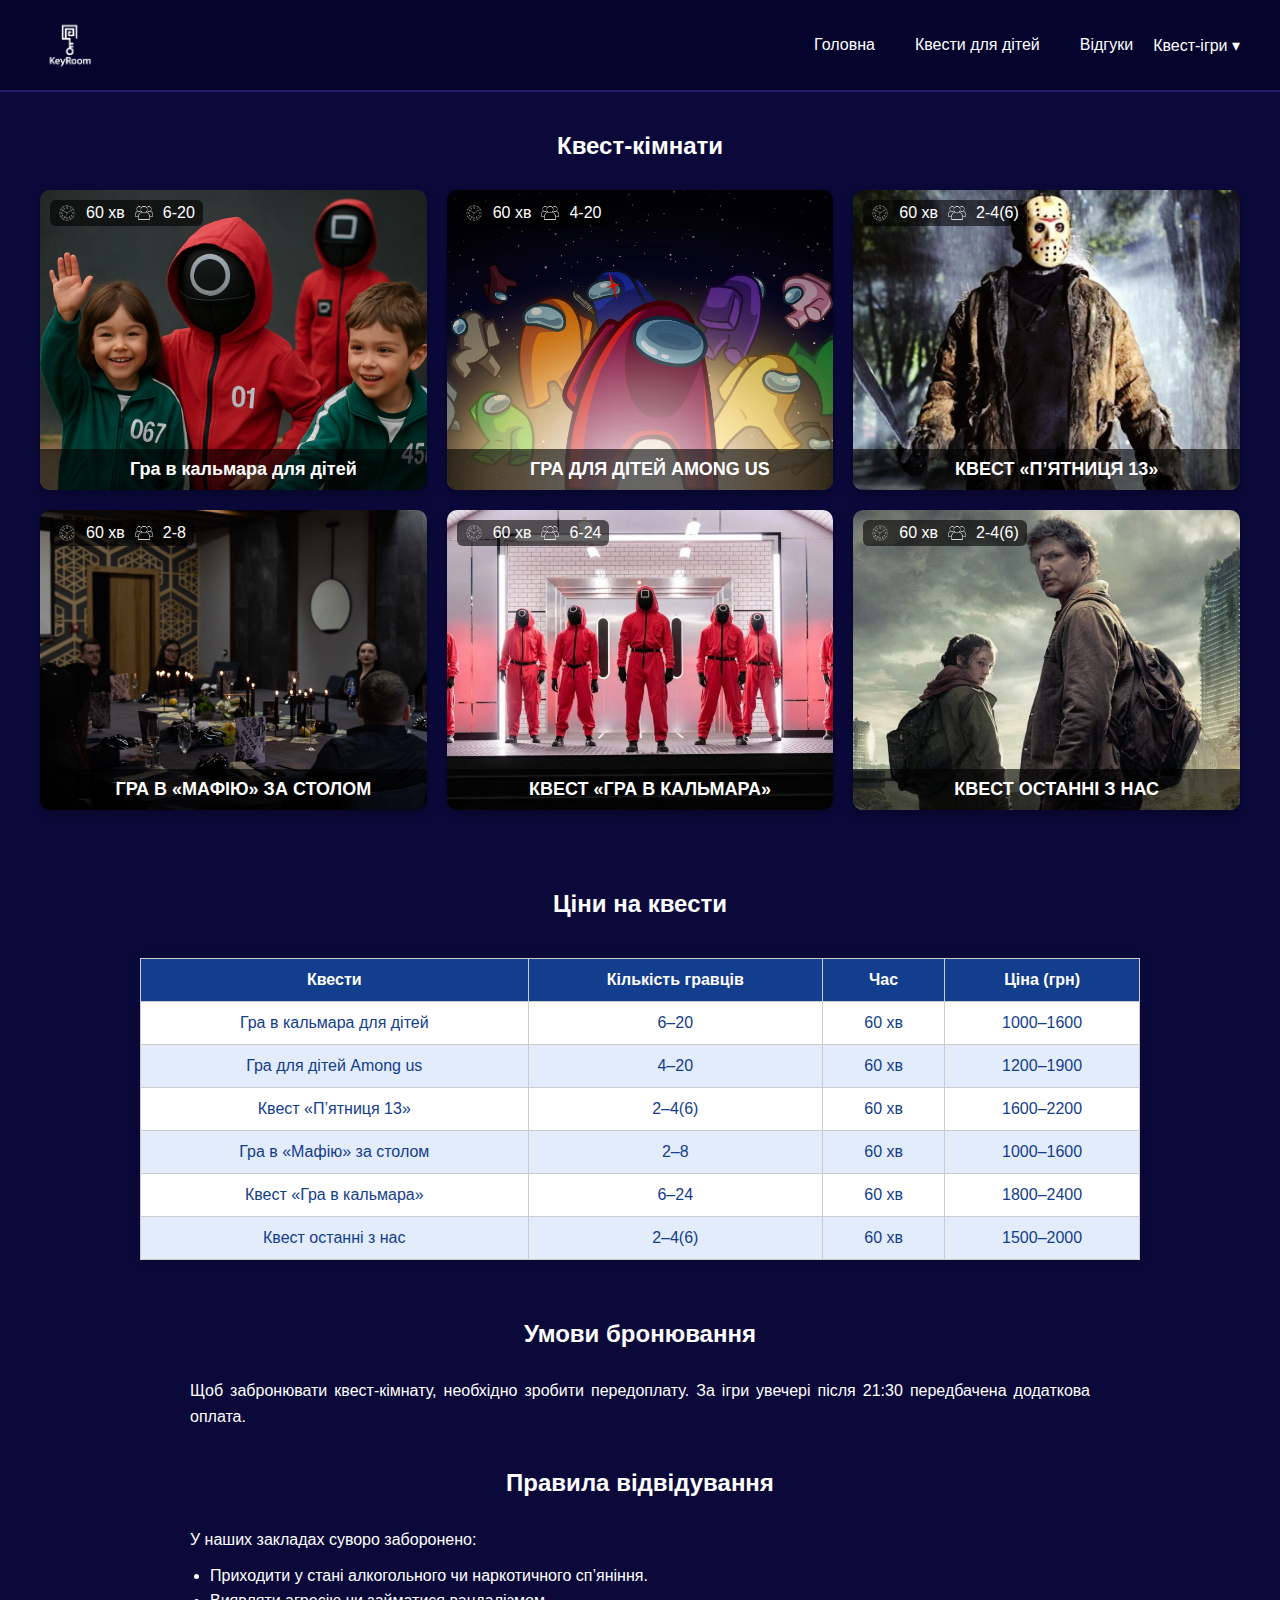
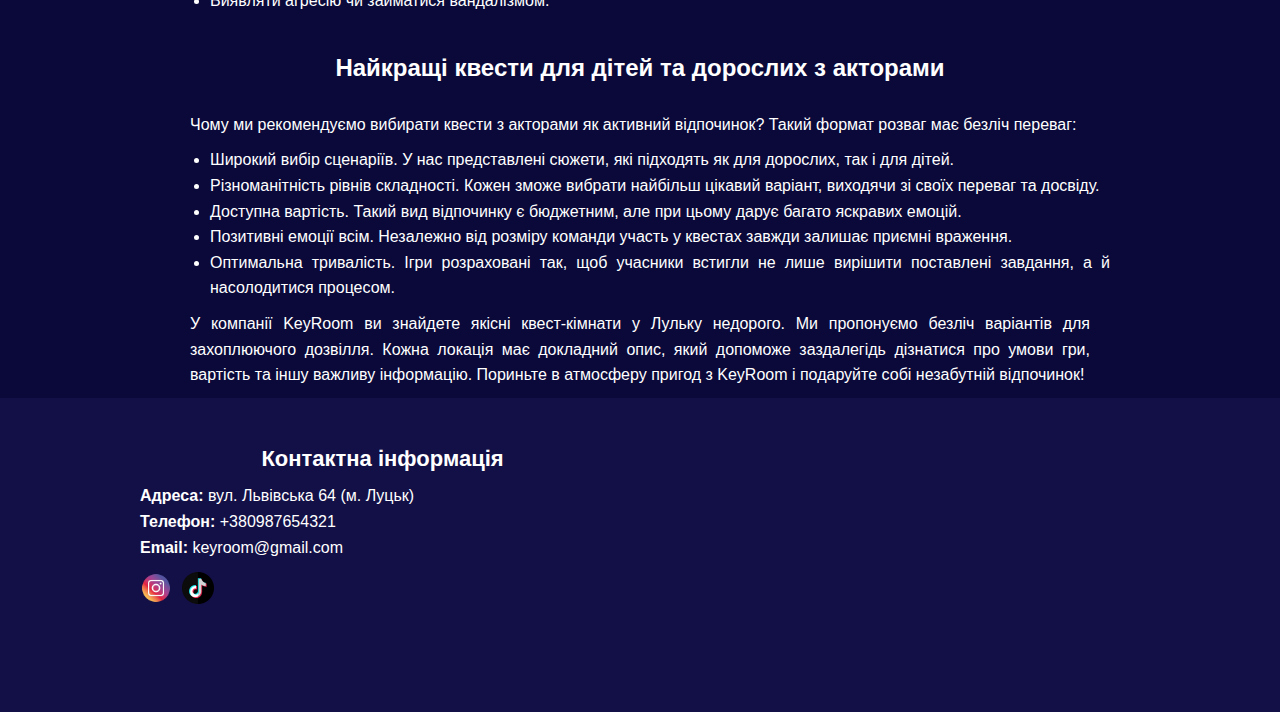
<file: index.html>
<!DOCTYPE html>
<html lang="uk">
<head>
  <meta charset="UTF-8" />
  <meta name="viewport" content="width=device-width, initial-scale=1.0" />
  <title>Квест-кімнати</title>
  <link rel="stylesheet" href="styles.css" />
</head>
<body>
  <header class="navbar">
    <img src="img/KeyRoom.jpg" alt="KeyRoom Logo" class="logo-img" />
    <nav>
      <a href="index.html">Головна</a>
      <a href="kids.html">Квести для дітей</a>
      <a href="reviews.html">Відгуки</a>
      <div class="dropdown">
        <span class="dropdown-btn">Квест-ігри ▾</span>
        <div class="dropdown-content">
          <a href="game-squid-kids.html">Гра в кальмара для дітей</a>
          <a href="game-among-us.html">Гра для дітей Among us</a>
          <a href="game-friday13.html">Квест «П’ятниця 13»</a>
          <a href="game-mafia.html">Гра в «Мафію» за столом</a>
          <a href="game-squid.html">Квест «Гра в кальмара»</a>
          <a href="game-lastofus.html">Квест останні з нас</a>
        </div>
      </div>
    </nav>
  </header>

  <main>
    <h1 class="section-title">Квест-кімнати</h1>
    <div class="quest-grid">
      <!-- Один блок - як шаблон -->
      <a href="game-squid-kids.html" class="quest-card">
        <div class="quest-img" style="background-image: url('img/squid_kids.jpg');">
          <div class="quest-info">
            <img src="img/clock.png" class="icon" alt="Тривалість" />
            <span>60 хв</span>
            <img src="img/people.png" class="icon" alt="Гравці" />
            <span>6-20</span>
          </div>
          <div class="quest-title">Гра в кальмара для дітей</div>
        </div>
      </a>
      
      <a href="game-among-us.html" class="quest-card">
        <div class="quest-img" style="background-image: url('img/among_us.jpg');">
          <div class="quest-info">
            <img src="img/clock.png" class="icon" alt="Тривалість" />
            <span>60 хв</span>
            <img src="img/people.png" class="icon" alt="Гравці" />
            <span>4-20</span>
          </div>
          <div class="quest-title">ГРА ДЛЯ ДІТЕЙ AMONG US</div>
        </div>
      </a>

      <a href="game-friday13.html" class="quest-card">
        <div class="quest-img" style="background-image: url('img/friday13.jpg');">
          <div class="quest-info">
            <img src="img/clock.png" class="icon" alt="Тривалість" />
            <span>60 хв</span>
            <img src="img/people.png" class="icon" alt="Гравці" />
            <span>2-4(6)</span>
          </div>
          <div class="quest-title">КВЕСТ «П’ЯТНИЦЯ 13»</div>
        </div>
      </a>

      <a href="game-mafia.html" class="quest-card">
        <div class="quest-img" style="background-image: url('img/mafia.jpg');">
          <div class="quest-info">
            <img src="img/clock.png" class="icon" alt="Тривалість" />
            <span>60 хв</span>
            <img src="img/people.png" class="icon" alt="Гравці" />
            <span>2-8</span>
          </div>
          <div class="quest-title">ГРА В «МАФІЮ» ЗА СТОЛОМ</div>
        </div>
      </a>

      <a href="game-squid.html" class="quest-card">
        <div class="quest-img" style="background-image: url('img/squid_game.jpg');">
          <div class="quest-info">
            <img src="img/clock.png" class="icon" alt="Тривалість" />
            <span>60 хв</span>
            <img src="img/people.png" class="icon" alt="Гравці" />
            <span>6-24</span>
          </div>
          <div class="quest-title">КВЕСТ «ГРА В КАЛЬМАРА»</div>
        </div>
      </a>

      <a href="game-lastofus.html" class="quest-card">
        <div class="quest-img" style="background-image: url('img/the_last_of_us.jpg');">
          <div class="quest-info">
            <img src="img/clock.png" class="icon" alt="Тривалість" />
            <span>60 хв</span>
            <img src="img/people.png" class="icon" alt="Гравці" />
            <span>2-4(6)</span>
          </div>
          <div class="quest-title">КВЕСТ ОСТАННІ З НАС</div>
        </div>
      </a>
    </div>

    <h2 style="text-align: center; margin-top: 40px;">Ціни на квести</h2>
<div class="price-table-container">
  <table class="price-table">
    <thead>
      <tr>
        <th>Квести</th>
        <th>Кількість гравців</th>
        <th>Час</th>
        <th>Ціна (грн)</th>
      </tr>
    </thead>
    <tbody>
      <tr>
        <td>Гра в кальмара для дітей</td>
        <td>6–20</td>
        <td>60 хв</td>
        <td>1000–1600</td>
      </tr>
      <tr>
        <td>Гра для дітей Among us</td>
        <td>4–20</td>
        <td>60 хв</td>
        <td>1200–1900</td>
      </tr>
      <tr>
        <td>Квест «П’ятниця 13»</td>
        <td>2–4(6)</td>
        <td>60 хв</td>
        <td>1600–2200</td>
      </tr>
      <tr>
        <td>Гра в «Мафію» за столом</td>
        <td>2–8</td>
        <td>60 хв</td>
        <td>1000–1600</td>
      </tr>
      <tr>
        <td>Квест «Гра в кальмара»</td>
        <td>6–24</td>
        <td>60 хв</td>
        <td>1800–2400</td>
      </tr>
      <tr>
        <td>Квест останні з нас</td>
        <td>2–4(6)</td>
        <td>60 хв</td>
        <td>1500–2000</td>
      </tr>
    </tbody>
  </table>
</div>

<h2 class="section-title">Умови бронювання</h2>
<p class="section-text">
  Щоб забронювати квест-кімнату, необхідно зробити передоплату. За ігри увечері після 21:30 передбачена додаткова оплата.
</p>

<h2 class="section-title">Правила відвідування</h2>
<p class="section-text">
  У наших закладах суворо заборонено:
</p>
<ul class="section-text">
  <li>Приходити у стані алкогольного чи наркотичного сп’яніння.</li>
  <li>Виявляти агресію чи займатися вандалізмом.</li>
</ul>

<h2 class="section-title">Найкращі квести для дітей та дорослих з акторами</h2>
<p class="section-text">
  Чому ми рекомендуємо вибирати квести з акторами як активний відпочинок? Такий формат розваг має безліч переваг:
</p>
<ul class="section-text">
  <li>Широкий вибір сценаріїв. У нас представлені сюжети, які підходять як для дорослих, так і для дітей.</li>
  <li>Різноманітність рівнів складності. Кожен зможе вибрати найбільш цікавий варіант, виходячи зі своїх переваг та досвіду.</li>
  <li>Доступна вартість. Такий вид відпочинку є бюджетним, але при цьому дарує багато яскравих емоцій.</li>
  <li>Позитивні емоції всім. Незалежно від розміру команди участь у квестах завжди залишає приємні враження.</li>
  <li>Оптимальна тривалість. Ігри розраховані так, щоб учасники встигли не лише вирішити поставлені завдання, а й насолодитися процесом.</li>
</ul>
<p class="section-text">
  У компанії KeyRoom ви знайдете якісні квест-кімнати у Лульку недорого. Ми пропонуємо безліч варіантів для захоплюючого дозвілля. Кожна локація має докладний опис, який допоможе заздалегідь дізнатися про умови гри, вартість та іншу важливу інформацію.

  Пориньте в атмосферу пригод з KeyRoom і подаруйте собі незабутній відпочинок!
</p>

<footer class="contact-section">
  <div class="contact-container">
    <div class="contact-info">
      <h2>Контактна інформація</h2>
      <p><strong>Адреса:</strong> вул. Львівська 64 (м. Луцьк)</p>
      <p><strong>Телефон:</strong> <a href="tel:+380987654321">+380987654321</a></p>
      <p><strong>Email:</strong> <a href="mailto:keyroom@gmail.com">keyroom@gmail.com</a></p>
      <div class="social-icons">
        <a href="https://www.instagram.com/explore/" target="_blank">
          <img src="img/instagram.jpg" alt="Instagram">
        </a>
        <a href="https://www.tiktok.com/foryou" target="_blank">
          <img src="img/tik-tok.png" alt="TikTok">
        </a>
      </div>
    </div>
    <div class="contact-map">
      <iframe
        src="https://www.google.com/maps?q=вул.+Львівська+64,+Луцьк&output=embed"
        width="100%"
        height="250"
        style="border:0;"
        allowfullscreen=""
        loading="lazy"
      ></iframe>
    </div>
  </div>
</footer>
  </main>
</body>
</html>
</file>
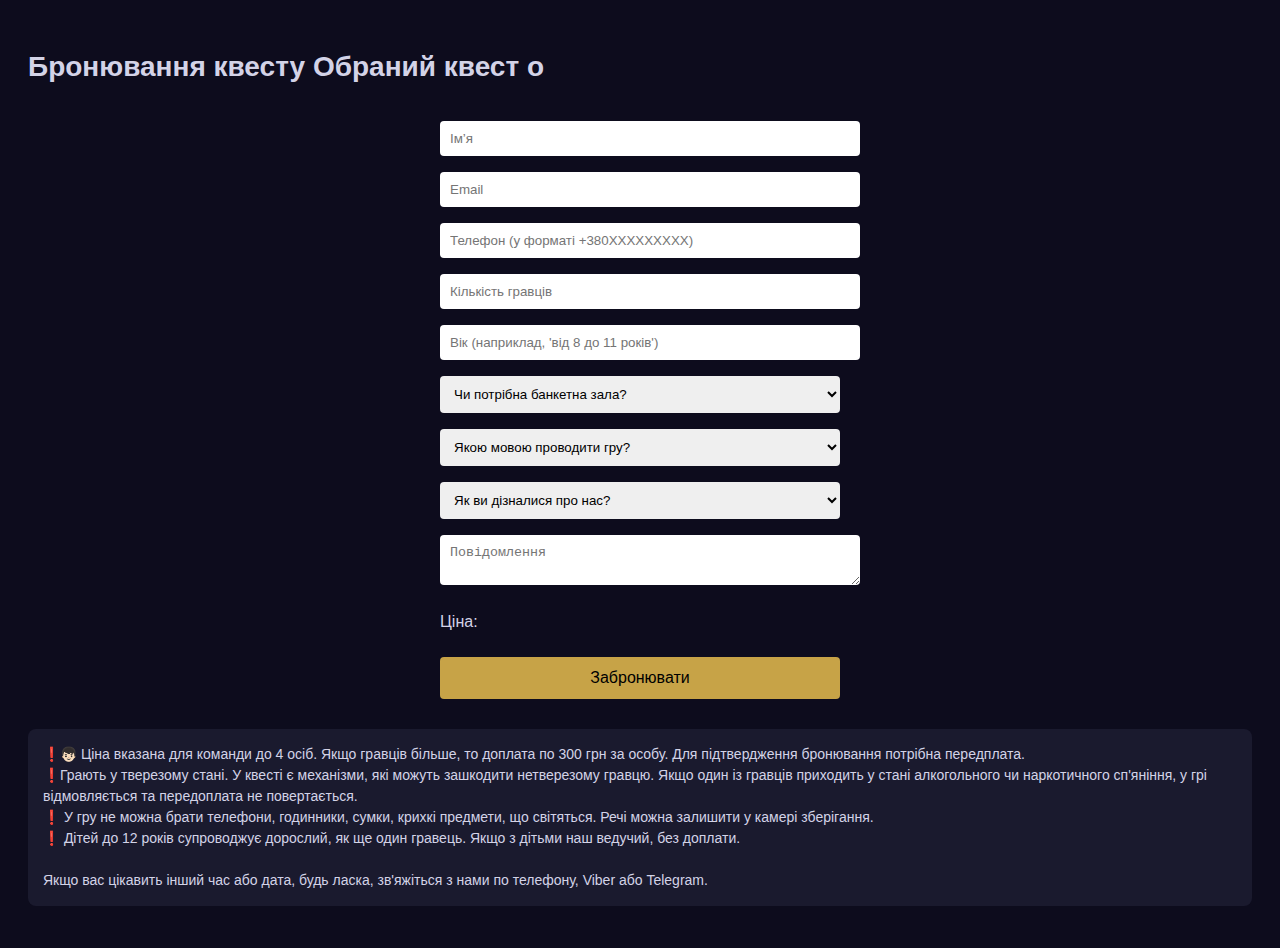
<file: booking.html>
<!DOCTYPE html>
<html lang="uk">
<head>
  <meta charset="UTF-8" />
  <meta name="viewport" content="width=device-width, initial-scale=1.0"/>
  <title>Бронювання квесту</title>
  <style>
    body {
      background-color: #0d0c1d;
      color: #d3d3e7;
      font-family: sans-serif;
      padding: 20px;
    }

    h2.booking-title {
      font-size: 28px;
      margin-bottom: 30px;
    }

    form {
      max-width: 400px;
      margin: 0 auto;
    }

    input, select, textarea {
      width: 100%;
      padding: 10px;
      margin: 8px 0;
      border: none;
      border-radius: 4px;
    }

    button.btn {
      background-color: #c7a347;
      color: black;
      padding: 12px;
      width: 100%;
      border: none;
      border-radius: 4px;
      font-size: 16px;
      margin-top: 10px;
      cursor: pointer;
    }

    .conditions {
      font-size: 14px;
      margin-top: 30px;
      background-color: #1a1a2e;
      padding: 15px;
      border-radius: 8px;
      line-height: 1.5;
    }

    .success-message {
      text-align: center;
      margin-top: 20px;
      padding: 15px;
      background-color: #2ecc71;
      color: black;
      font-weight: bold;
      border-radius: 8px;
      display: none;
    }
  </style>
</head>
<body>

  <h2 class="booking-title">Бронювання квесту</h2>

  <form id="booking-form">
    <input type="text" placeholder="Ім’я" required />
    <input type="email" placeholder="Email" required />
    <input type="tel" placeholder="Телефон (у форматі +380XXXXXXXXX)" required />
    <input type="number" placeholder="Кількість гравців" required />
    <input type="text" placeholder="Вік (наприклад, 'від 8 до 11 років')" />

    <select required>
      <option value="">Чи потрібна банкетна зала?</option>
      <option value="так">Так</option>
      <option value="ні">Ні</option>
    </select>

    <select required>
      <option value="">Якою мовою проводити гру?</option>
      <option value="українська">Українська</option>
      <option value="російська">Російська</option>
    </select>

    <select required>
      <option value="">Як ви дізналися про нас?</option>
      <option value="google">Google</option>
      <option value="instagram">Instagram</option>
      <option value="рекомендація">Рекомендація</option>
      <option value="інше">Інше</option>
    </select>

    <textarea placeholder="Повідомлення"></textarea>

    <p>Ціна: <span id="price"></span></p>

    <button type="submit" class="btn">Забронювати</button>
  </form>

  <div class="success-message" id="successMessage">
    ✅ Ваше бронювання прийнято! Очікуйте підтвердження.
  </div>

  <p class="conditions">
    ❗👦🏻 Ціна вказана для команди до 4 осіб. Якщо гравців більше, то доплата по 300 грн за особу. Для підтвердження бронювання потрібна передплата.<br>
    ❗Грають у тверезому стані. У квесті є механізми, які можуть зашкодити нетверезому гравцю. Якщо один із гравців приходить у стані алкогольного чи наркотичного сп'яніння, у грі відмовляється та передоплата не повертається.<br>
    ❗ У гру не можна брати телефони, годинники, сумки, крихкі предмети, що світяться. Речі можна залишити у камері зберігання.<br>
    ❗ Дітей до 12 років супроводжує дорослий, як ще один гравець. Якщо з дітьми наш ведучий, без доплати.<br><br>
    Якщо вас цікавить інший час або дата, будь ласка, зв'яжіться з нами по телефону, Viber або Telegram.
  </p>

  <script>
    // Отримання параметрів із URL
    function getParam(name) {
      const url = new URL(window.location.href);
      return url.searchParams.get(name);
    }

    const quest = getParam('quest') || 'Обраний квест';
    const date = getParam('date') || '';
    const time = getParam('time') || '';

    document.querySelector('.booking-title').textContent =
      `Бронювання квесту ${quest} ${date} о ${time}`;

    // Обробка відправки форми
    document.getElementById('booking-form').addEventListener('submit', function (event) {
      event.preventDefault(); // скасовує перезавантаження сторінки
      document.getElementById('successMessage').style.display = 'block';
      this.reset(); // очищення форми
    });
  </script>

</body>
</html>
</file>
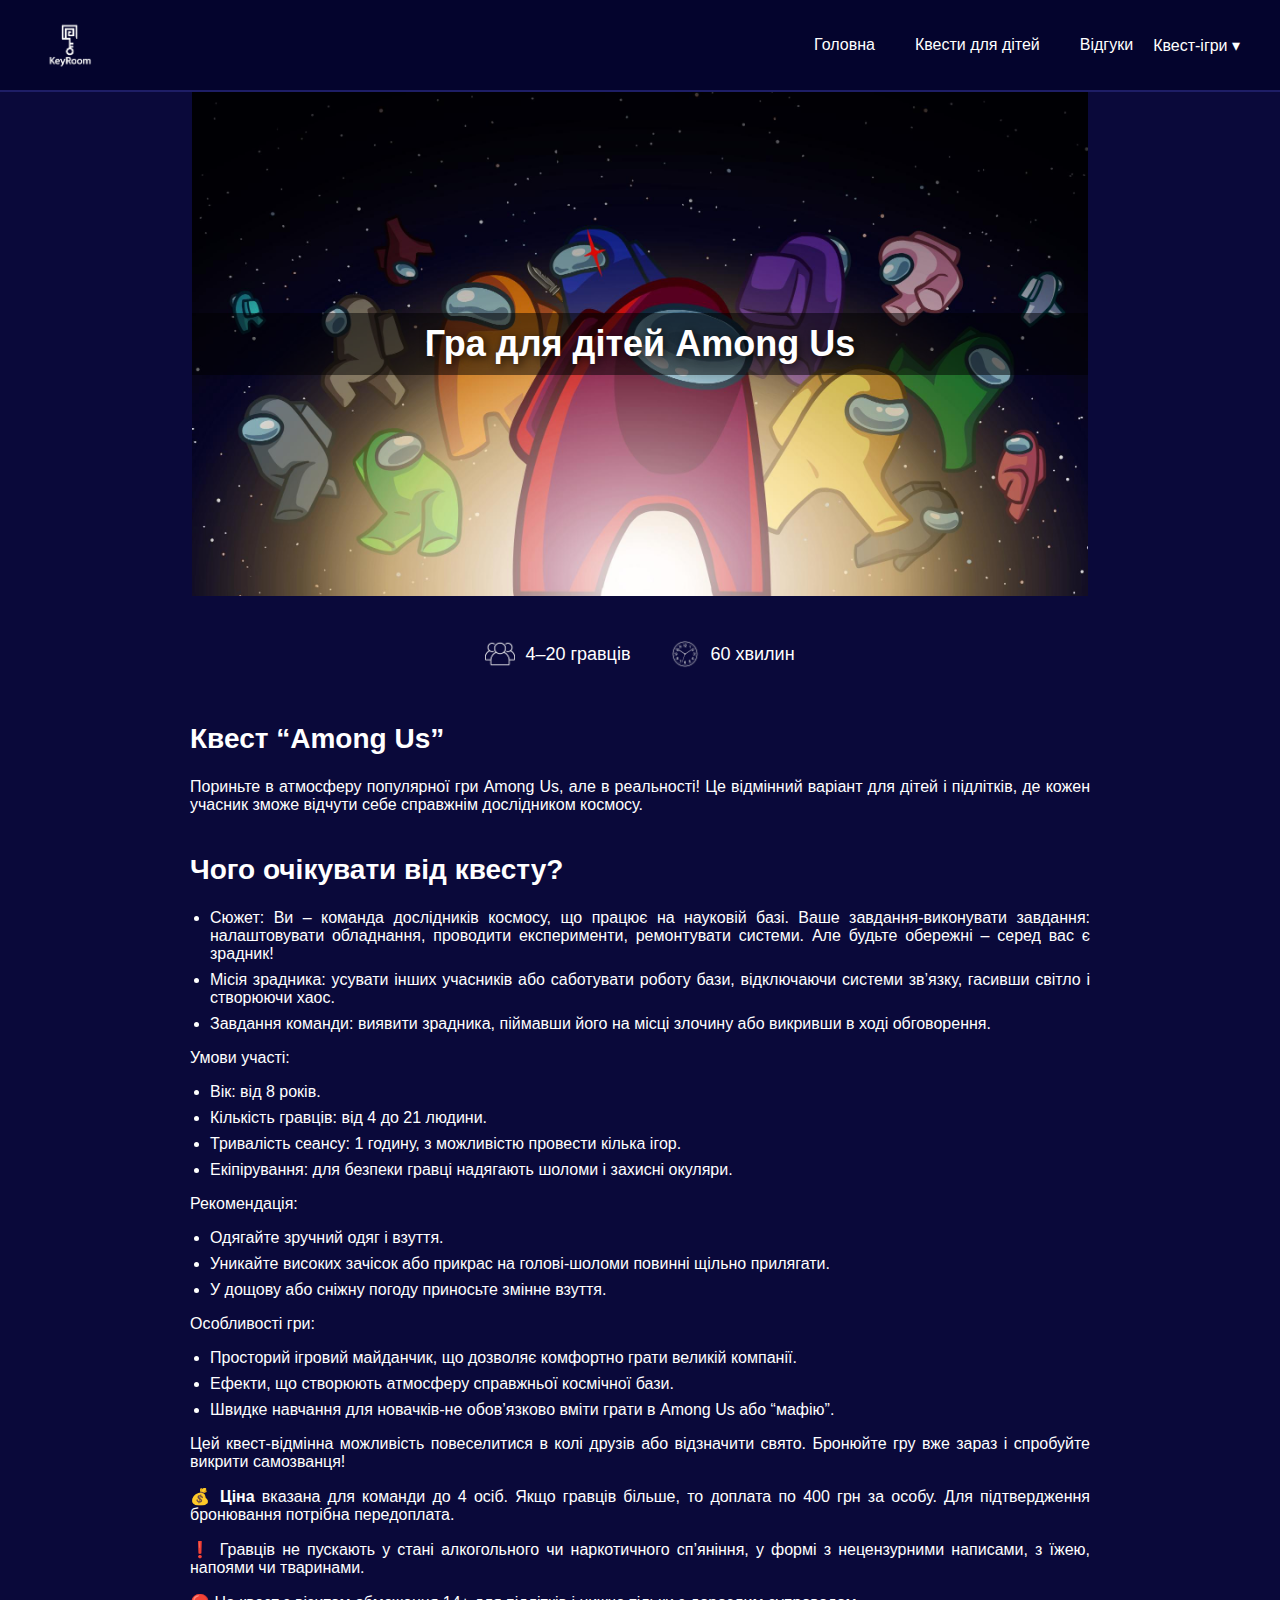
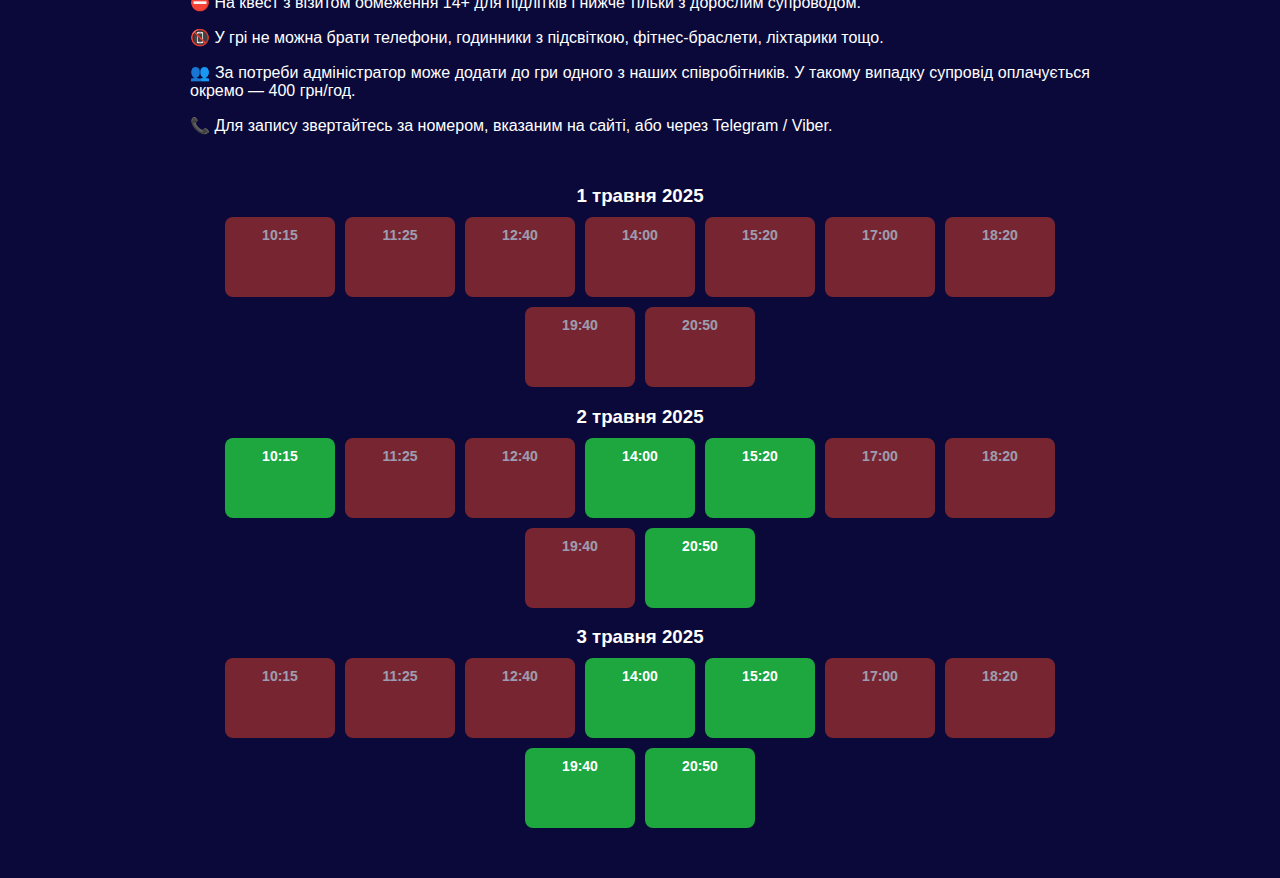
<file: game-among-us.html>
<!DOCTYPE html>
<html lang="uk">
<head>
  <meta charset="UTF-8" />
  <meta name="viewport" content="width=device-width, initial-scale=1.0" />
  <title>Гра для дітей Among us</title>
  <link rel="stylesheet" href="styles.css" />

  <style>
    .banner {
      position: relative;
      width: 70%;
      max-width: 1200px; /* або будь-яка інша максимальна ширина */
      margin: 0 auto; /* це вирівнює банер по центру */
    }
    
    .banner-img {
      width: 100%;
      height: auto;
      display: block;
    }
    
    .banner-title {
      position: absolute;
      top: 50%;
      left: 0;
      right: 0;
      transform: translateY(-50%);
      color: white;
      text-align: center;
      background-color: rgba(0, 0, 0, 0.5); /* Трохи затемнено для кращої читабельності */
      padding: 10px 0;
      width: 100%;
      box-sizing: border-box;
    }
    
    .banner-title h1 {
      margin: 0;
      font-size: 36px;
      display: inline-block;
      padding: 0 20px;
    }
    
    .info-icons {
      display: flex;
      justify-content: center;
      gap: 40px;
      margin: 30px 0;
    }
    
    .info-block {
      display: flex;
      align-items: center;
      gap: 10px;
      color: white;
      font-size: 18px;
    }
    
    .icon {
      width: 30px;
      height: 30px;
    }
    
    .quest-description {
      max-width: 800px;
      margin: 0 auto 40px;
      padding: 0 20px;
      color: white;
    }
    
    .quest-title {
      text-align: justify;
      font-size: 28px;
      margin-bottom: 20px;
    }
    
    .quest-text {
      text-align: justify;
      font-size: 18px;
      line-height: 1.6;
    }
    
    .quest-description {
      max-width: 900px;
      margin: 40px auto;
      padding: 0 20px;
      color: white;
      text-align: justify;
    }
    
    .quest-description h2 {
      text-align: justify;
      font-size: 28px;
      margin-top: 40px;
    }
    
    .quest-description ul {
      padding-left: 20px;
    }
    
    .quest-description ul li {
      margin-bottom: 8px;
    }
    
    .schedule {
      max-width: 900px;
      margin: 50px auto;
      padding: 0 20px;
      color: white;
    }
    
    .schedule h3 {
      margin-bottom: 10px;
    }
    
    .time-slots {
      display: flex;
      flex-wrap: wrap;
      gap: 10px;
      margin-bottom: 30px;
    }
    
    .slot {
      width: 70px;
      height: 60px;
      text-align: center;
      font-weight: bold;
      padding: 8px 0;
      border-radius: 5px;
      text-decoration: none;
      font-size: 14px;
      line-height: 1.2;
      display: flex;
      flex-direction: column;
      justify-content: center;
    }
    
    .slot span {
      font-weight: normal;
      font-size: 13px;
    }
    
    .available {
      background-color: #00c347;
      color: black;
      transition: background-color 0.3s;
    }
    
    .available:hover {
      background-color: #00a03a;
    }
    
    .booked {
      background-color: #c32222;
      color: white;
      cursor: not-allowed;
    }
    
    
        body {
          background-color: #0a093a;
          color: white;
          font-family: Arial, sans-serif;
        }
      
        .slot-day {
          margin-bottom: 30px;
        }
      
        .slot-day h3 {
          margin-bottom: 10px;
          text-align: center;
        }
      
        .slots-container {
          display: flex;
          flex-wrap: wrap;
          gap: 10px;
          justify-content: center;
        }
      
        .slot {
          display: inline-block;
          padding: 10px 15px;
          border-radius: 8px;
          text-decoration: none;
          font-weight: bold;
          text-align: center;
          min-width: 80px;
        }
      
        .free {
          background-color: #1ea63f; /* зелений */
          color: white;
        }
      
        .free:hover {
          background-color: #169333;
        }
      
        .booked {
          background-color: #c0392b; /* червоний */
          color: white;
          pointer-events: none;
          opacity: 0.6;
        }
      </style>
</head>
<body>
  <header class="navbar">
    <img src="img/KeyRoom.jpg" alt="KeyRoom Logo" class="logo-img" />
    <nav>
      <a href="index.html">Головна</a>
      <a href="kids.html">Квести для дітей</a>
      <a href="reviews.html">Відгуки</a>
      <div class="dropdown">
        <span class="dropdown-btn">Квест-ігри ▾</span>
        <div class="dropdown-content">
            <a href="game-squid-kids.html">Гра в кальмара для дітей</a>
            <a href="game-among-us.html">Гра для дітей Among us</a>
            <a href="game-friday13.html">Квест «П’ятниця 13»</a>
            <a href="game-mafia.html">Гра в «Мафію» за столом</a>
            <a href="game-squid.html">Квест «Гра в кальмара»</a>
            <a href="game-lastofus.html">Квест останні з нас</a>
          </div>
      </div>
    </nav>
  </header>

  <main>
    <!-- Банер -->
    <section class="banner">
      <img src="img/among_us.jpg" alt="Гра для дітей Among Us" class="banner-img" />
      <div class="banner-title">
        <h1>Гра для дітей Among Us</h1>
      </div>
    </section>
  
    <!-- Інформація про гравців і час -->
    <section class="info-icons">
      <div class="info-block">
        <img src="img/people.png" alt="Гравці" class="icon" />
        <p>4–20 гравців</p>
      </div>
      <div class="info-block">
        <img src="img/clock.png" alt="Тривалість" class="icon" />
        <p>60 хвилин</p>
      </div>
    </section>
  
    <!-- Заголовок і опис -->
    <section class="quest-description">
      <h2>Квест “Among Us”</h2>
      <p>
        Пориньте в атмосферу популярної гри Among Us, але в реальності! Це відмінний варіант для дітей і підлітків, де кожен учасник зможе відчути себе справжнім дослідником космосу.
      </p>

      <h2>Чого очікувати від квесту?</h2>
      <p>
         <ul>
           <li>Сюжет: Ви – команда дослідників космосу, що працює на науковій базі. Ваше завдання-виконувати завдання: налаштовувати обладнання, проводити експерименти, ремонтувати системи. Але будьте обережні – серед вас є зрадник!</li>
           <li>Місія зрадника: усувати інших учасників або саботувати роботу бази, відключаючи системи зв’язку, гасивши світло і створюючи хаос.</li>
           <li>Завдання команди: виявити зрадника, піймавши його на місці злочину або викривши в ході обговорення.</li>
          </ul>

          Умови участі:
          <ul>
            <li>Вік: від 8 років.</li>
            <li>Кількість гравців: від 4 до 21 людини.</li>
            <li>Тривалість сеансу: 1 годину, з можливістю провести кілька ігор.</li>
            <li>Екіпірування: для безпеки гравці надягають шоломи і захисні окуляри.</li>
           </ul>

           Рекомендація:
           <ul>
            <li>Одягайте зручний одяг і взуття.</li>
            <li>Уникайте високих зачісок або прикрас на голові-шоломи повинні щільно прилягати.</li>
            <li>У дощову або сніжну погоду приносьте змінне взуття.</li>
           </ul>

           Особливості гри:
           <ul>
            <li>Просторий ігровий майданчик, що дозволяє комфортно грати великій компанії.</li>
            <li>Ефекти, що створюють атмосферу справжньої космічної бази.</li>
            <li>Швидке навчання для новачків-не обов’язково вміти грати в Among Us або “мафію”.</li>
           </ul>

           Цей квест-відмінна можливість повеселитися в колі друзів або відзначити свято. Бронюйте гру вже зараз і спробуйте викрити самозванця!
       </p>
    
      <p><strong>💰 Ціна</strong> вказана для команди до 4 осіб. Якщо гравців більше, то доплата по 400 грн за особу. Для підтвердження бронювання потрібна передоплата.</p>
      <p>❗ Гравців не пускають у стані алкогольного чи наркотичного сп’яніння, у формі з нецензурними написами, з їжею, напоями чи тваринами.</p>
      <p>⛔ На квест з візитом обмеження 14+ для підлітків і нижче тільки з дорослим супроводом.</p>
      <p>📵 У грі не можна брати телефони, годинники з підсвіткою, фітнес-браслети, ліхтарики тощо.</p>
      <p>👥 За потреби адміністратор може додати до гри одного з наших співробітників. У такому випадку супровід оплачується окремо — 400 грн/год.</p>
      <p>📞 Для запису звертайтесь за номером, вказаним на сайті, або через Telegram / Viber.</p>
    </section>

    <section class="schedule">
      <div class="slot-day">
        <h3>1 травня 2025</h3>
        <div class="slots-container">
          <a class="slot booked">10:15</a>
          <a class="slot booked">11:25</a>
          <a class="slot booked">12:40</a>
          <a class="slot booked">14:00</a>
          <a class="slot booked">15:20</a>
          <a class="slot booked">17:00</a>
          <a class="slot booked">18:20</a>
          <a class="slot booked">19:40</a>
          <a class="slot booked">20:50</a>

        </div>

        <h3>2 травня 2025</h3>
        <div class="slots-container">
          <a class="slot free" href="booking.html?quest=Гра%20для%20дітей%20для%20дітей%20Among%20us&date=02.05.2025&time=10:15">10:15</a>
          <a class="slot booked">11:25</a>
          <a class="slot booked">12:40</a>
          <a class="slot free" href="booking.html?quest=Гра%20для%20дітей%20для%20дітей%20Among%20us&date=02.05.2025&time=14:00">14:00</a>
          <a class="slot free" href="booking.html?quest=Гра%20для%20дітей%20для%20дітей%20Among%20us&date=02.05.2025&time=15:20">15:20</a>
          <a class="slot booked">17:00</a>
          <a class="slot booked">18:20</a>
          <a class="slot booked">19:40</a>          
          <a class="slot free" href="booking.html?quest=Гра%20для%20дітей%20для%20дітей%20Among%20us&date=02.05.2025&time=20:50">20:50</a>
        </div>

        <h3>3 травня 2025</h3>
        <div class="slots-container">
          <a class="slot booked">10:15</a>
          <a class="slot booked">11:25</a>
          <a class="slot booked">12:40</a>
          <a class="slot free" href="booking.html?quest=Гра%20для%20дітей%20для%20дітей%20Among%20us&date=03.05.2025&time=14:00">14:00</a>
          <a class="slot free" href="booking.html?quest=Гра%20для%20дітей%20для%20дітей%20Among%20us&date=03.05.2025&time=15:20">15:20</a>
          <a class="slot booked">17:00</a>
          <a class="slot booked">18:20</a>          
          <a class="slot free" href="booking.html?quest=Гра%20для%20дітей%20для%20дітей%20Among%20us&date=03.05.2025&time=19:40">19:40</a>
          <a class="slot free" href="booking.html?quest=Гра%20для%20дітей%20для%20дітей%20Among%20us&date=03.05.2025&time=20:50">20:50</a>
        </div>
      </div>
    </section>
  </main>
</body>
</html>
</file>
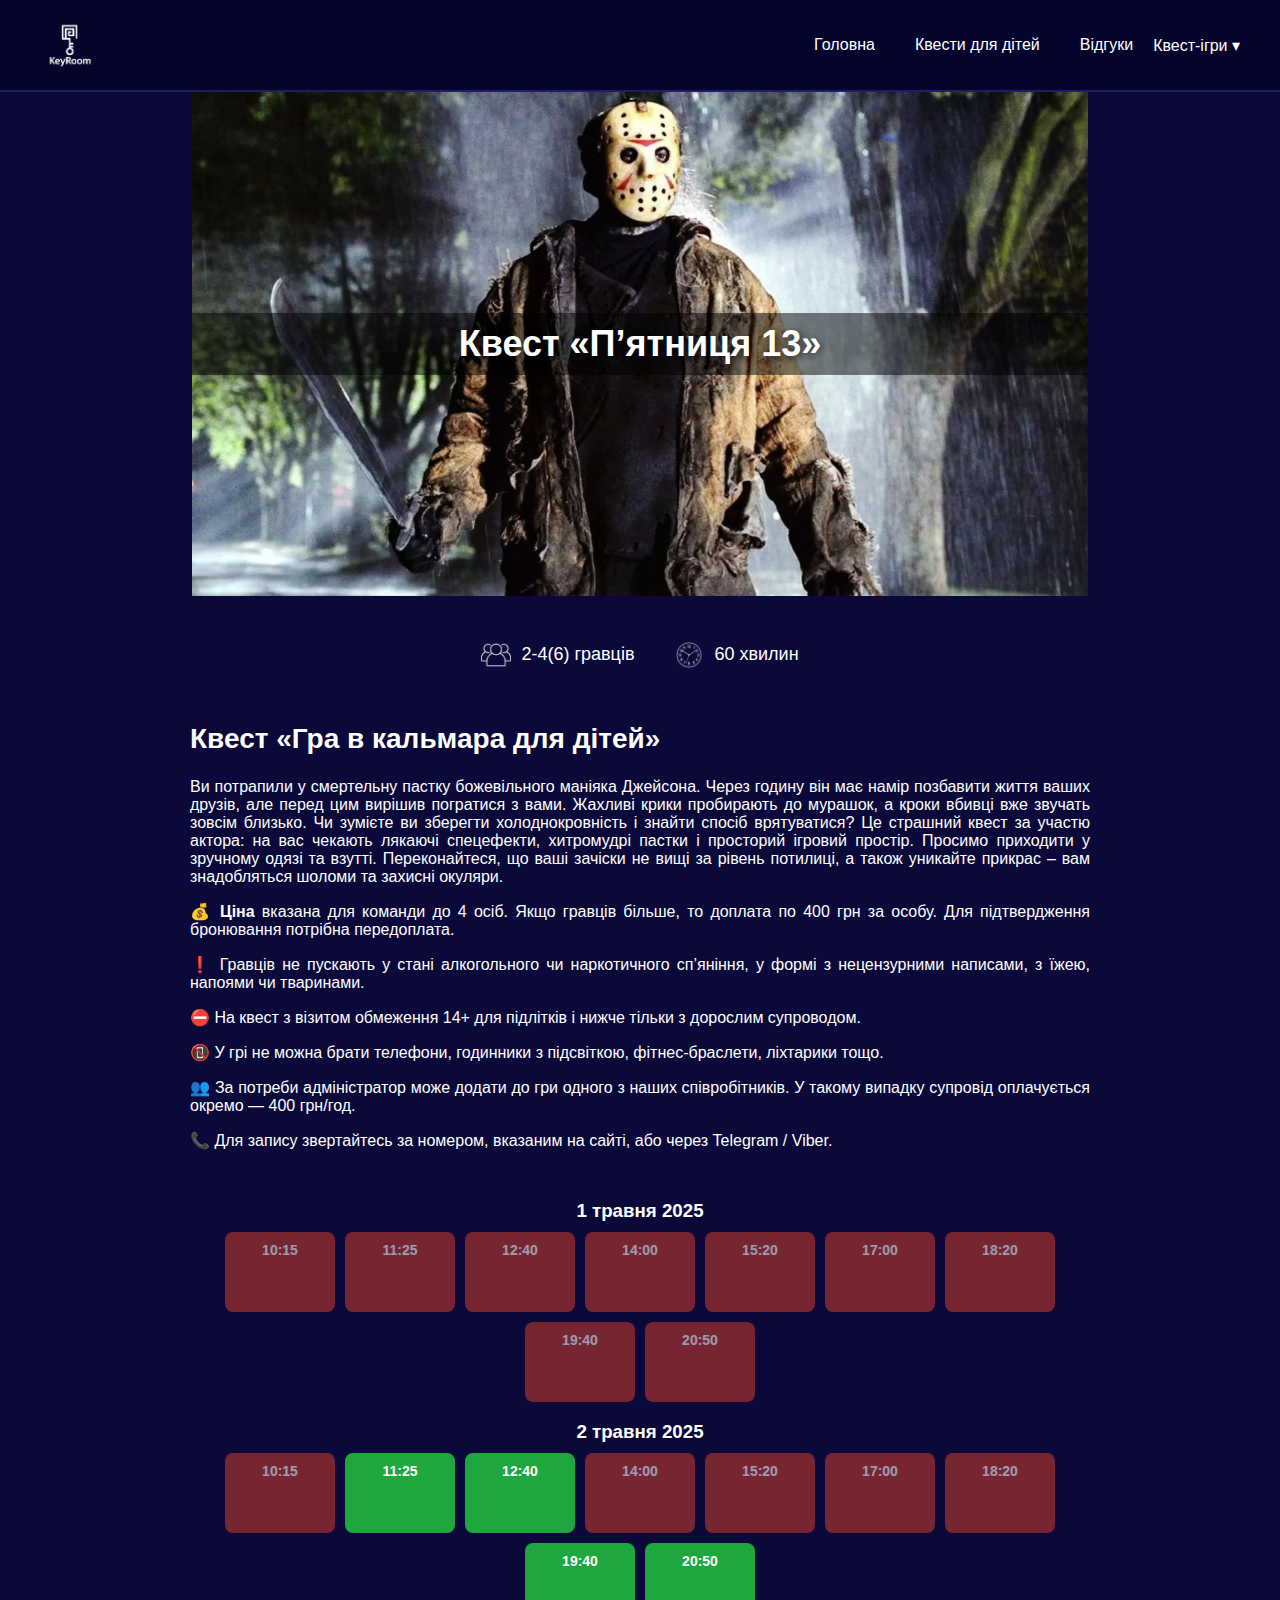
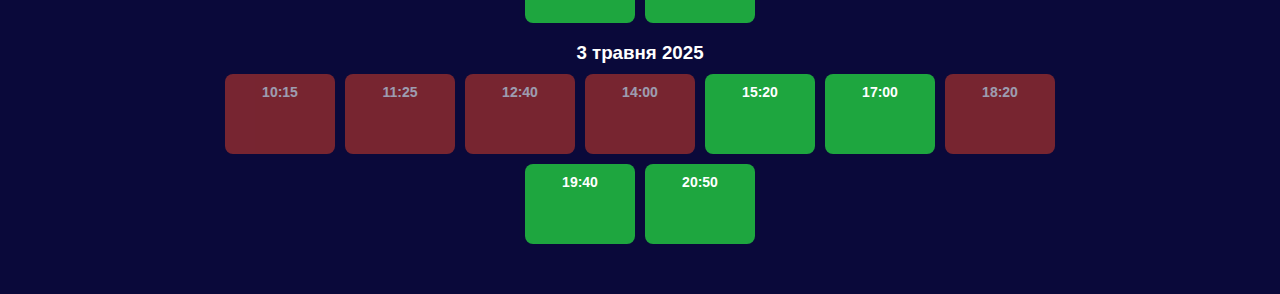
<file: game-friday13.html>
<!DOCTYPE html>
<html lang="uk">
<head>
  <meta charset="UTF-8" />
  <meta name="viewport" content="width=device-width, initial-scale=1.0" />
  <title>Гра в «Мафію» за столом</title>
  <link rel="stylesheet" href="styles.css" />
  <style>
    .banner {
      position: relative;
      width: 70%;
      max-width: 1200px; /* або будь-яка інша максимальна ширина */
      margin: 0 auto; /* це вирівнює банер по центру */
    }
    
    .banner-img {
      width: 100%;
      height: auto;
      display: block;
    }
    
    .banner-title {
      position: absolute;
      top: 50%;
      left: 0;
      right: 0;
      transform: translateY(-50%);
      color: white;
      text-align: center;
      background-color: rgba(0, 0, 0, 0.5); /* Трохи затемнено для кращої читабельності */
      padding: 10px 0;
      width: 100%;
      box-sizing: border-box;
    }
    
    .banner-title h1 {
      margin: 0;
      font-size: 36px;
      display: inline-block;
      padding: 0 20px;
    }
    
    .info-icons {
      display: flex;
      justify-content: center;
      gap: 40px;
      margin: 30px 0;
    }
    
    .info-block {
      display: flex;
      align-items: center;
      gap: 10px;
      color: white;
      font-size: 18px;
    }
    
    .icon {
      width: 30px;
      height: 30px;
    }
    
    .quest-description {
      max-width: 800px;
      margin: 0 auto 40px;
      padding: 0 20px;
      color: white;
    }
    
    .quest-title {
      text-align: justify;
      font-size: 28px;
      margin-bottom: 20px;
    }
    
    .quest-text {
      text-align: justify;
      font-size: 18px;
      line-height: 1.6;
    }
    
    .quest-description {
      max-width: 900px;
      margin: 40px auto;
      padding: 0 20px;
      color: white;
      text-align: justify;
    }
    
    .quest-description h2 {
      text-align: justify;
      font-size: 28px;
      margin-top: 40px;
    }
    
    .quest-description ul {
      padding-left: 20px;
    }
    
    .quest-description ul li {
      margin-bottom: 8px;
    }
    
    .schedule {
      max-width: 900px;
      margin: 50px auto;
      padding: 0 20px;
      color: white;
    }
    
    .schedule h3 {
      margin-bottom: 10px;
    }
    
    .time-slots {
      display: flex;
      flex-wrap: wrap;
      gap: 10px;
      margin-bottom: 30px;
    }
    
    .slot {
      width: 70px;
      height: 60px;
      text-align: center;
      font-weight: bold;
      padding: 8px 0;
      border-radius: 5px;
      text-decoration: none;
      font-size: 14px;
      line-height: 1.2;
      display: flex;
      flex-direction: column;
      justify-content: center;
    }
    
    .slot span {
      font-weight: normal;
      font-size: 13px;
    }
    
    .available {
      background-color: #00c347;
      color: black;
      transition: background-color 0.3s;
    }
    
    .available:hover {
      background-color: #00a03a;
    }
    
    .booked {
      background-color: #c32222;
      color: white;
      cursor: not-allowed;
    }
    
    
        body {
          background-color: #0a093a;
          color: white;
          font-family: Arial, sans-serif;
        }
      
        .slot-day {
          margin-bottom: 30px;
        }
      
        .slot-day h3 {
          margin-bottom: 10px;
          text-align: center;
        }
      
        .slots-container {
          display: flex;
          flex-wrap: wrap;
          gap: 10px;
          justify-content: center;
        }
      
        .slot {
          display: inline-block;
          padding: 10px 15px;
          border-radius: 8px;
          text-decoration: none;
          font-weight: bold;
          text-align: center;
          min-width: 80px;
        }
      
        .free {
          background-color: #1ea63f; /* зелений */
          color: white;
        }
      
        .free:hover {
          background-color: #169333;
        }
      
        .booked {
          background-color: #c0392b; /* червоний */
          color: white;
          pointer-events: none;
          opacity: 0.6;
        }
      </style>
</head>
<body>
  <header class="navbar">
    <img src="img/KeyRoom.jpg" alt="KeyRoom Logo" class="logo-img" />
    <nav>
      <a href="index.html">Головна</a>
      <a href="kids.html">Квести для дітей</a>
      <a href="reviews.html">Відгуки</a>
      <div class="dropdown">
        <span class="dropdown-btn">Квест-ігри ▾</span>
        <div class="dropdown-content">
            <a href="game-squid-kids.html">Гра в кальмара для дітей</a>
            <a href="game-among-us.html">Гра для дітей Among us</a>
            <a href="game-friday13.html">Квест «П’ятниця 13»</a>
            <a href="game-mafia.html">Гра в «Мафію» за столом</a>
            <a href="game-squid.html">Квест «Гра в кальмара»</a>
            <a href="game-lastofus.html">Квест останні з нас</a>
          </div>
      </div>
    </nav>
  </header>

  <main>
    <!-- Банер -->
    <section class="banner">
      <img src="img/friday13.jpg" alt="Квест «П’ятниця 13»" class="banner-img" />
      <div class="banner-title">
        <h1>Квест «П’ятниця 13»</h1>
      </div>
    </section>
  
    <!-- Інформація про гравців і час -->
    <section class="info-icons">
      <div class="info-block">
        <img src="img/people.png" alt="Гравці" class="icon" />
        <p>2-4(6) гравців</p>
      </div>
      <div class="info-block">
        <img src="img/clock.png" alt="Тривалість" class="icon" />
        <p>60 хвилин</p>
      </div>
    </section>
  
    <!-- Заголовок і опис -->
    <section class="quest-description">
      <h2>Квест «Гра в кальмара для дітей»</h2>
      <p>
        Ви потрапили у смертельну пастку божевільного маніяка Джейсона. Через годину він має намір позбавити життя ваших друзів, але перед цим вирішив погратися з вами. Жахливі крики пробирають до мурашок, а кроки вбивці вже звучать зовсім близько. Чи зумієте ви зберегти холоднокровність і знайти спосіб врятуватися?

        Це страшний квест за участю актора: на вас чекають лякаючі спецефекти, хитромудрі пастки і просторий ігровий простір.

        Просимо приходити у зручному одязі та взутті. Переконайтеся, що ваші зачіски не вищі за рівень потилиці, а також уникайте прикрас – вам знадобляться шоломи та захисні окуляри.
      </p>
    
      <p><strong>💰 Ціна</strong> вказана для команди до 4 осіб. Якщо гравців більше, то доплата по 400 грн за особу. Для підтвердження бронювання потрібна передоплата.</p>
      <p>❗ Гравців не пускають у стані алкогольного чи наркотичного сп’яніння, у формі з нецензурними написами, з їжею, напоями чи тваринами.</p>
      <p>⛔ На квест з візитом обмеження 14+ для підлітків і нижче тільки з дорослим супроводом.</p>
      <p>📵 У грі не можна брати телефони, годинники з підсвіткою, фітнес-браслети, ліхтарики тощо.</p>
      <p>👥 За потреби адміністратор може додати до гри одного з наших співробітників. У такому випадку супровід оплачується окремо — 400 грн/год.</p>
      <p>📞 Для запису звертайтесь за номером, вказаним на сайті, або через Telegram / Viber.</p>
    </section>

    <section class="schedule">
      <div class="slot-day">
        <h3>1 травня 2025</h3>
        <div class="slots-container">
          <a class="slot booked">10:15</a>
          <a class="slot booked">11:25</a>
          <a class="slot booked">12:40</a>
          <a class="slot booked">14:00</a>
          <a class="slot booked">15:20</a>
          <a class="slot booked">17:00</a>
          <a class="slot booked">18:20</a>
          <a class="slot booked">19:40</a>
          <a class="slot booked">20:50</a>

        </div>

        <h3>2 травня 2025</h3>
        <div class="slots-container">
          <a class="slot booked">10:15</a>
          <a class="slot free" href="booking.html?quest=%22П'ятниця%2013%22&date=02.05.2025&time=11:25">11:25</a>
          <a class="slot free" href="booking.html?quest=%22П'ятниця%2013%22&date=02.05.2025&time=12:40">12:40</a>
          <a class="slot booked">14:00</a>
          <a class="slot booked">15:20</a>
          <a class="slot booked">17:00</a>
          <a class="slot booked">18:20</a>
          <a class="slot free" href="booking.html?quest=%22П'ятниця%2013%22&date=02.05.2025&time=19:40">19:40</a>
          <a class="slot free" href="booking.html?quest=%22П'ятниця%2013%22&date=02.05.2025&time=20:50">20:50</a>
        </div>

        <h3>3 травня 2025</h3>
        <div class="slots-container">
          <a class="slot booked">10:15</a>
          <a class="slot booked">11:25</a>
          <a class="slot booked">12:40</a>
          <a class="slot booked">14:00</a>
          <a class="slot free" href="booking.html?quest=%22П'ятниця%2013%22&date=03.05.2025&time=15:20">15:20</a>
          <a class="slot free" href="booking.html?quest=%22П'ятниця%2013%22&date=03.05.2025&time=17:00">17:00</a>
          <a class="slot booked">18:20</a>
          <a class="slot free" href="booking.html?quest=%22П'ятниця%2013%22&date=03.05.2025&time=19:40">19:40</a>
          <a class="slot free" href="booking.html?quest=%22П'ятниця%2013%22&date=03.05.2025&time=20:50">20:50</a>
        </div>
      </div>
    </section>
  </main>
</body>
</html>
</file>
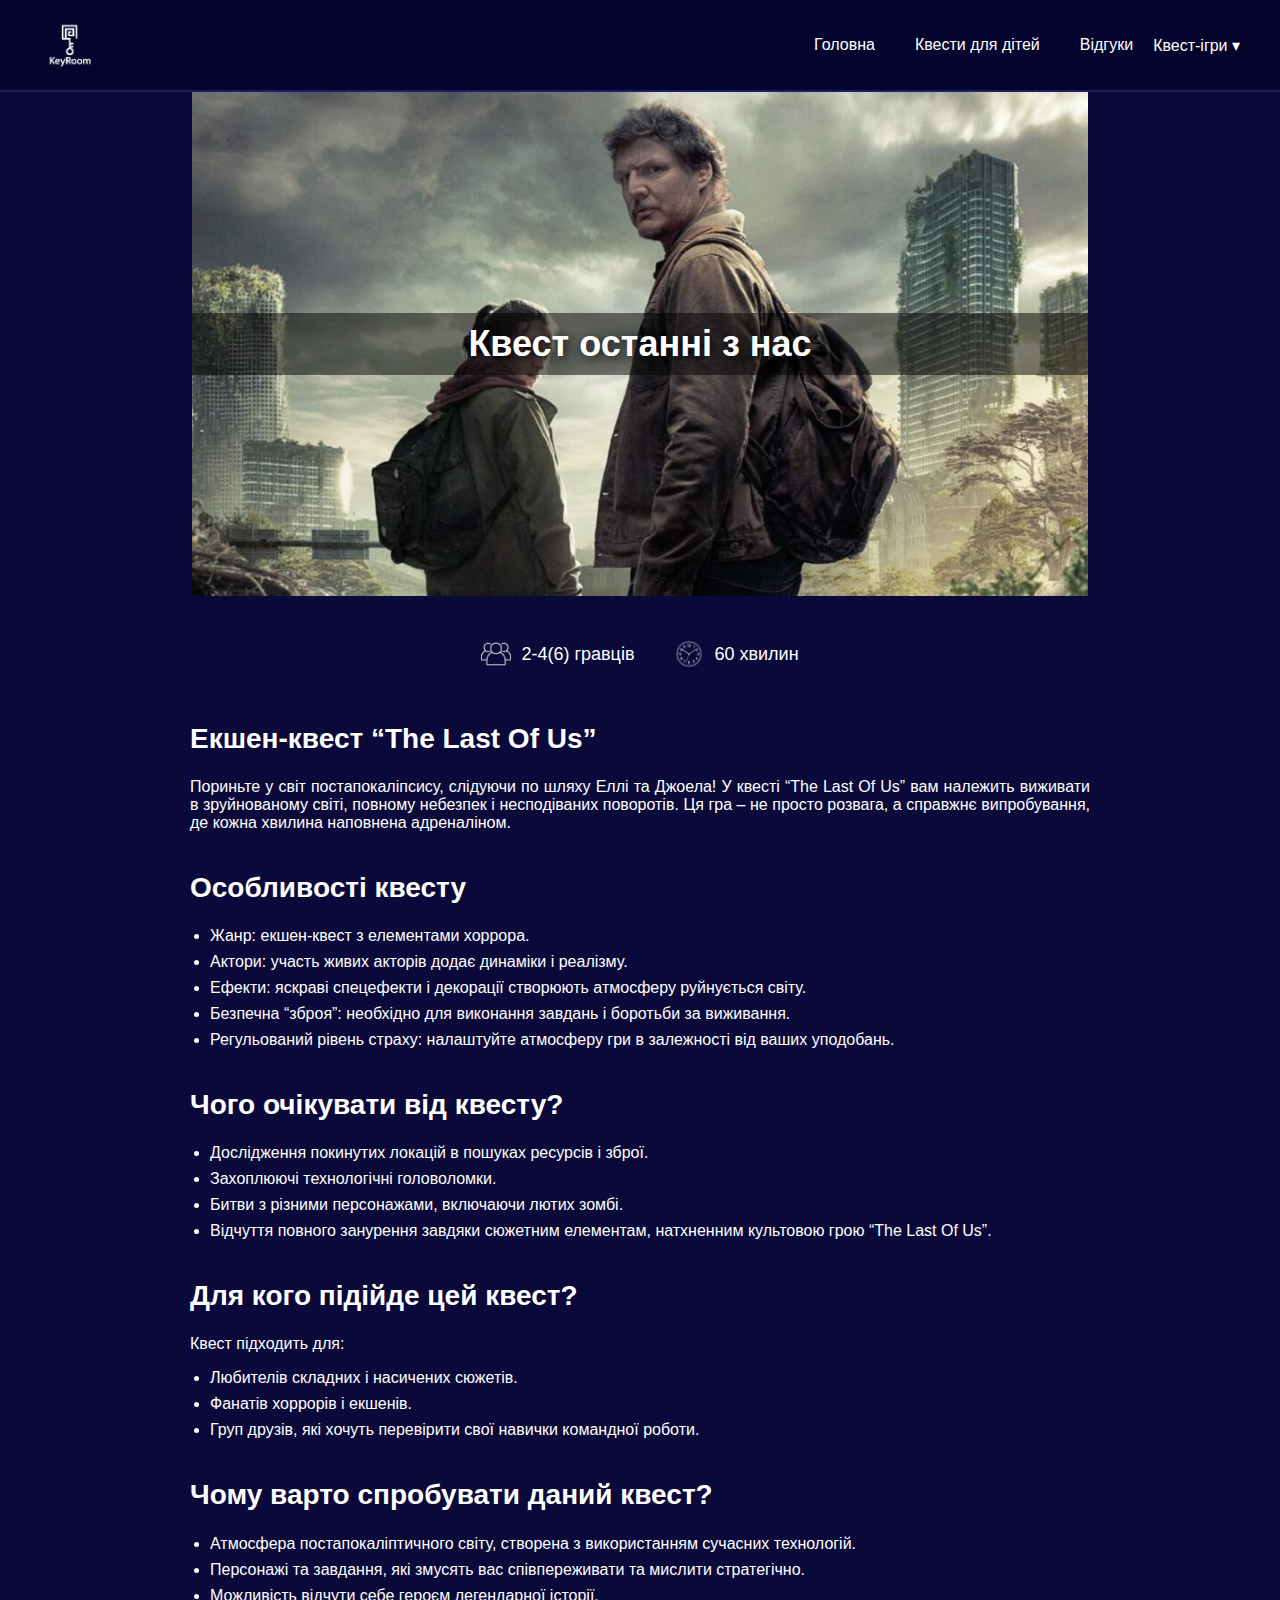
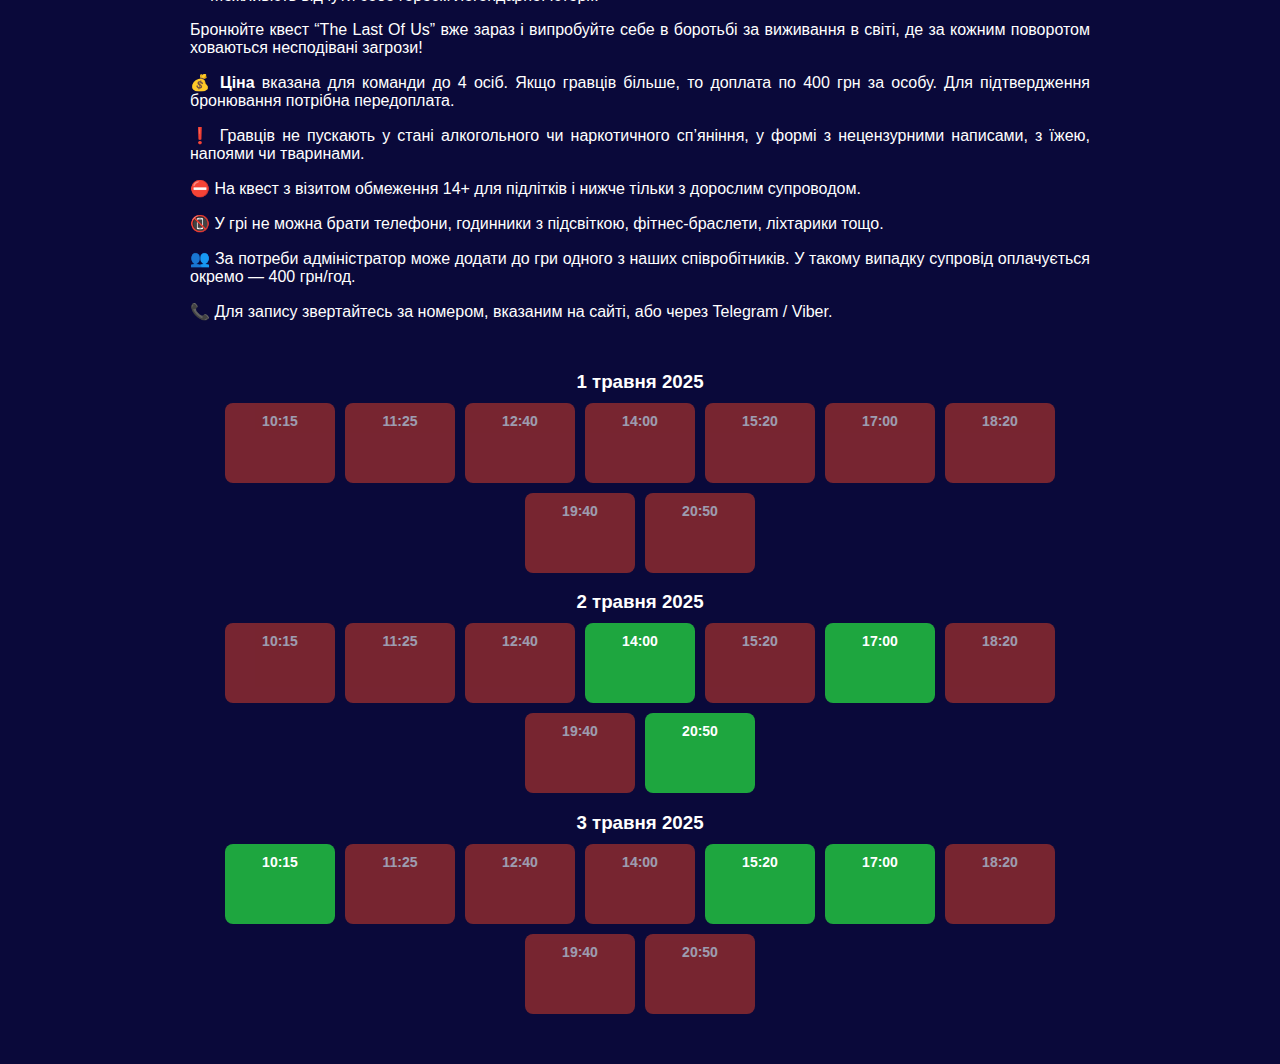
<file: game-lastofus.html>
<!DOCTYPE html>
<html lang="uk">
<head>
  <meta charset="UTF-8" />
  <meta name="viewport" content="width=device-width, initial-scale=1.0" />
  <title>Квест останні з нас</title>
  <link rel="stylesheet" href="styles.css" />

  <style>
    .banner {
      position: relative;
      width: 70%;
      max-width: 1200px; /* або будь-яка інша максимальна ширина */
      margin: 0 auto; /* це вирівнює банер по центру */
    }
    
    .banner-img {
      width: 100%;
      height: auto;
      display: block;
    }
    
    .banner-title {
      position: absolute;
      top: 50%;
      left: 0;
      right: 0;
      transform: translateY(-50%);
      color: white;
      text-align: center;
      background-color: rgba(0, 0, 0, 0.5); /* Трохи затемнено для кращої читабельності */
      padding: 10px 0;
      width: 100%;
      box-sizing: border-box;
    }
    
    .banner-title h1 {
      margin: 0;
      font-size: 36px;
      display: inline-block;
      padding: 0 20px;
    }
    
    .info-icons {
      display: flex;
      justify-content: center;
      gap: 40px;
      margin: 30px 0;
    }
    
    .info-block {
      display: flex;
      align-items: center;
      gap: 10px;
      color: white;
      font-size: 18px;
    }
    
    .icon {
      width: 30px;
      height: 30px;
    }
    
    .quest-description {
      max-width: 800px;
      margin: 0 auto 40px;
      padding: 0 20px;
      color: white;
    }
    
    .quest-title {
      text-align: justify;
      font-size: 28px;
      margin-bottom: 20px;
    }
    
    .quest-text {
      text-align: justify;
      font-size: 18px;
      line-height: 1.6;
    }
    
    .quest-description {
      max-width: 900px;
      margin: 40px auto;
      padding: 0 20px;
      color: white;
      text-align: justify;
    }
    
    .quest-description h2 {
      text-align: justify;
      font-size: 28px;
      margin-top: 40px;
    }
    
    .quest-description ul {
      padding-left: 20px;
    }
    
    .quest-description ul li {
      margin-bottom: 8px;
    }
    
    .schedule {
      max-width: 900px;
      margin: 50px auto;
      padding: 0 20px;
      color: white;
    }
    
    .schedule h3 {
      margin-bottom: 10px;
    }
    
    .time-slots {
      display: flex;
      flex-wrap: wrap;
      gap: 10px;
      margin-bottom: 30px;
    }
    
    .slot {
      width: 70px;
      height: 60px;
      text-align: center;
      font-weight: bold;
      padding: 8px 0;
      border-radius: 5px;
      text-decoration: none;
      font-size: 14px;
      line-height: 1.2;
      display: flex;
      flex-direction: column;
      justify-content: center;
    }
    
    .slot span {
      font-weight: normal;
      font-size: 13px;
    }
    
    .available {
      background-color: #00c347;
      color: black;
      transition: background-color 0.3s;
    }
    
    .available:hover {
      background-color: #00a03a;
    }
    
    .booked {
      background-color: #c32222;
      color: white;
      cursor: not-allowed;
    }
    
    
        body {
          background-color: #0a093a;
          color: white;
          font-family: Arial, sans-serif;
        }
      
        .slot-day {
          margin-bottom: 30px;
        }
      
        .slot-day h3 {
          margin-bottom: 10px;
          text-align: center;
        }
      
        .slots-container {
          display: flex;
          flex-wrap: wrap;
          gap: 10px;
          justify-content: center;
        }
      
        .slot {
          display: inline-block;
          padding: 10px 15px;
          border-radius: 8px;
          text-decoration: none;
          font-weight: bold;
          text-align: center;
          min-width: 80px;
        }
      
        .free {
          background-color: #1ea63f; /* зелений */
          color: white;
        }
      
        .free:hover {
          background-color: #169333;
        }
      
        .booked {
          background-color: #c0392b; /* червоний */
          color: white;
          pointer-events: none;
          opacity: 0.6;
        }
      </style>
</head>
<body>
  <header class="navbar">
    <img src="img/KeyRoom.jpg" alt="KeyRoom Logo" class="logo-img" />
    <nav>
      <a href="index.html">Головна</a>
      <a href="kids.html">Квести для дітей</a>
      <a href="reviews.html">Відгуки</a>
      <div class="dropdown">
        <span class="dropdown-btn">Квест-ігри ▾</span>
        <div class="dropdown-content">
            <a href="game-squid-kids.html">Гра в кальмара для дітей</a>
            <a href="game-among-us.html">Гра для дітей Among us</a>
            <a href="game-friday13.html">Квест «П’ятниця 13»</a>
            <a href="game-mafia.html">Гра в «Мафію» за столом</a>
            <a href="game-squid.html">Квест «Гра в кальмара»</a>
            <a href="game-lastofus.html">Квест останні з нас</a>
          </div>
      </div>
    </nav>
  </header>

  <main>
    <!-- Банер -->
    <section class="banner">
      <img src="img/the_last_of_us.jpg" alt="Квест останні з нас" class="banner-img" />
      <div class="banner-title">
        <h1>Квест останні з нас</h1>
      </div>
    </section>
  
    <!-- Інформація про гравців і час -->
    <section class="info-icons">
      <div class="info-block">
        <img src="img/people.png" alt="Гравці" class="icon" />
        <p>2-4(6) гравців</p>
      </div>
      <div class="info-block">
        <img src="img/clock.png" alt="Тривалість" class="icon" />
        <p>60 хвилин</p>
      </div>
    </section>
  
    <!-- Заголовок і опис -->
    <section class="quest-description">
      <h2>Екшен-квест “The Last Of Us”</h2>
      <p>
        Пориньте у світ постапокаліпсису, слідуючи по шляху Еллі та Джоела! У квесті “The Last Of Us” вам належить виживати в зруйнованому світі, повному небезпек і несподіваних поворотів. Ця гра – не просто розвага, а справжнє випробування, де кожна хвилина наповнена адреналіном.
      </p>

      <h2>Особливості квесту</h2>
      <ul>
        <li>Жанр: екшен-квест з елементами хоррора.</li>
        <li>Актори: участь живих акторів додає динаміки і реалізму.</li>
        <li>Ефекти: яскраві спецефекти і декорації створюють атмосферу руйнується світу.</li>
        <li>Безпечна “зброя”: необхідно для виконання завдань і боротьби за виживання.</li>
        <li>Регульований рівень страху: налаштуйте атмосферу гри в залежності від ваших уподобань.</li>
      </ul>

      <h2>Чого очікувати від квесту?</h2>
      <ul>
        <li>Дослідження покинутих локацій в пошуках ресурсів і зброї.</li>
        <li>Захоплюючі технологічні головоломки.</li>
        <li>Битви з різними персонажами, включаючи лютих зомбі.</li>
        <li>Відчуття повного занурення завдяки сюжетним елементам, натхненним культовою грою “The Last Of Us”.</li>
      </ul>

      <h2>Для кого підійде цей квест?</h2>
      <p>
        Квест підходить для:
         <ul>
           <li>Любителів складних і насичених сюжетів.</li>
           <li>Фанатів хоррорів і екшенів.</li>
           <li>Груп друзів, які хочуть перевірити свої навички командної роботи.</li>
         </ul>
        </p>
      
        <h2>Чому варто спробувати даний квест?</h2>
        <p>
           <ul>
             <li>Атмосфера постапокаліптичного світу, створена з використанням сучасних технологій.</li>
             <li>Персонажі та завдання, які змусять вас співпереживати та мислити стратегічно.</li>
             <li>Можливість відчути себе героєм легендарної історії.</li>
           </ul>
           Бронюйте квест “The Last Of Us” вже зараз і випробуйте себе в боротьбі за виживання в світі, де за кожним поворотом ховаються несподівані загрози!
          </p>


      <p><strong>💰 Ціна</strong> вказана для команди до 4 осіб. Якщо гравців більше, то доплата по 400 грн за особу. Для підтвердження бронювання потрібна передоплата.</p>
      <p>❗ Гравців не пускають у стані алкогольного чи наркотичного сп’яніння, у формі з нецензурними написами, з їжею, напоями чи тваринами.</p>
      <p>⛔ На квест з візитом обмеження 14+ для підлітків і нижче тільки з дорослим супроводом.</p>
      <p>📵 У грі не можна брати телефони, годинники з підсвіткою, фітнес-браслети, ліхтарики тощо.</p>
      <p>👥 За потреби адміністратор може додати до гри одного з наших співробітників. У такому випадку супровід оплачується окремо — 400 грн/год.</p>
      <p>📞 Для запису звертайтесь за номером, вказаним на сайті, або через Telegram / Viber.</p>
    </section>

    <section class="schedule">
      <div class="slot-day">
        <h3>1 травня 2025</h3>
        <div class="slots-container">
          <a class="slot booked">10:15</a>
          <a class="slot booked">11:25</a>
          <a class="slot booked">12:40</a>
          <a class="slot booked">14:00</a>
          <a class="slot booked">15:20</a>
          <a class="slot booked">17:00</a>
          <a class="slot booked">18:20</a>
          <a class="slot booked">19:40</a>
          <a class="slot booked">20:50</a>
        </div>

        <h3>2 травня 2025</h3>
        <div class="slots-container">
          <a class="slot booked">10:15</a>
          <a class="slot booked">11:25</a>
          <a class="slot booked">12:40</a>
          <a class="slot free" href="booking.html?quest=останні%20з%20нас&date=02.05.2025&time=14:00">14:00</a>
          <a class="slot booked">15:20</a>
          <a class="slot free" href="booking.html?quest=останні%20з%20нас&date=02.05.2025&time=17:00">17:00</a>
          <a class="slot booked">18:20</a>
          <a class="slot booked">19:40</a>
          <a class="slot free" href="booking.html?quest=останні%20з%20нас&date=02.05.2025&time=20:50">20:50</a>
        </div>

        <h3>3 травня 2025</h3>
        <div class="slots-container">
          <a class="slot free" href="booking.html?quest=останні%20з%20нас&date=03.05.2025&time=10:15">10:15</a>
          <a class="slot booked">11:25</a>
          <a class="slot booked">12:40</a>
          <a class="slot booked">14:00</a>
          <a class="slot free" href="booking.html?quest=останні%20з%20нас&date=03.05.2025&time=15:20">15:20</a>
          <a class="slot free" href="booking.html?quest=останні%20з%20нас&date=03.05.2025&time=17:00">17:00</a>
          <a class="slot booked">18:20</a>
          <a class="slot booked">19:40</a>
          <a class="slot booked">20:50</a>
        </div>
      </div>
    </section>
  </main>
</body>
</html>
</file>
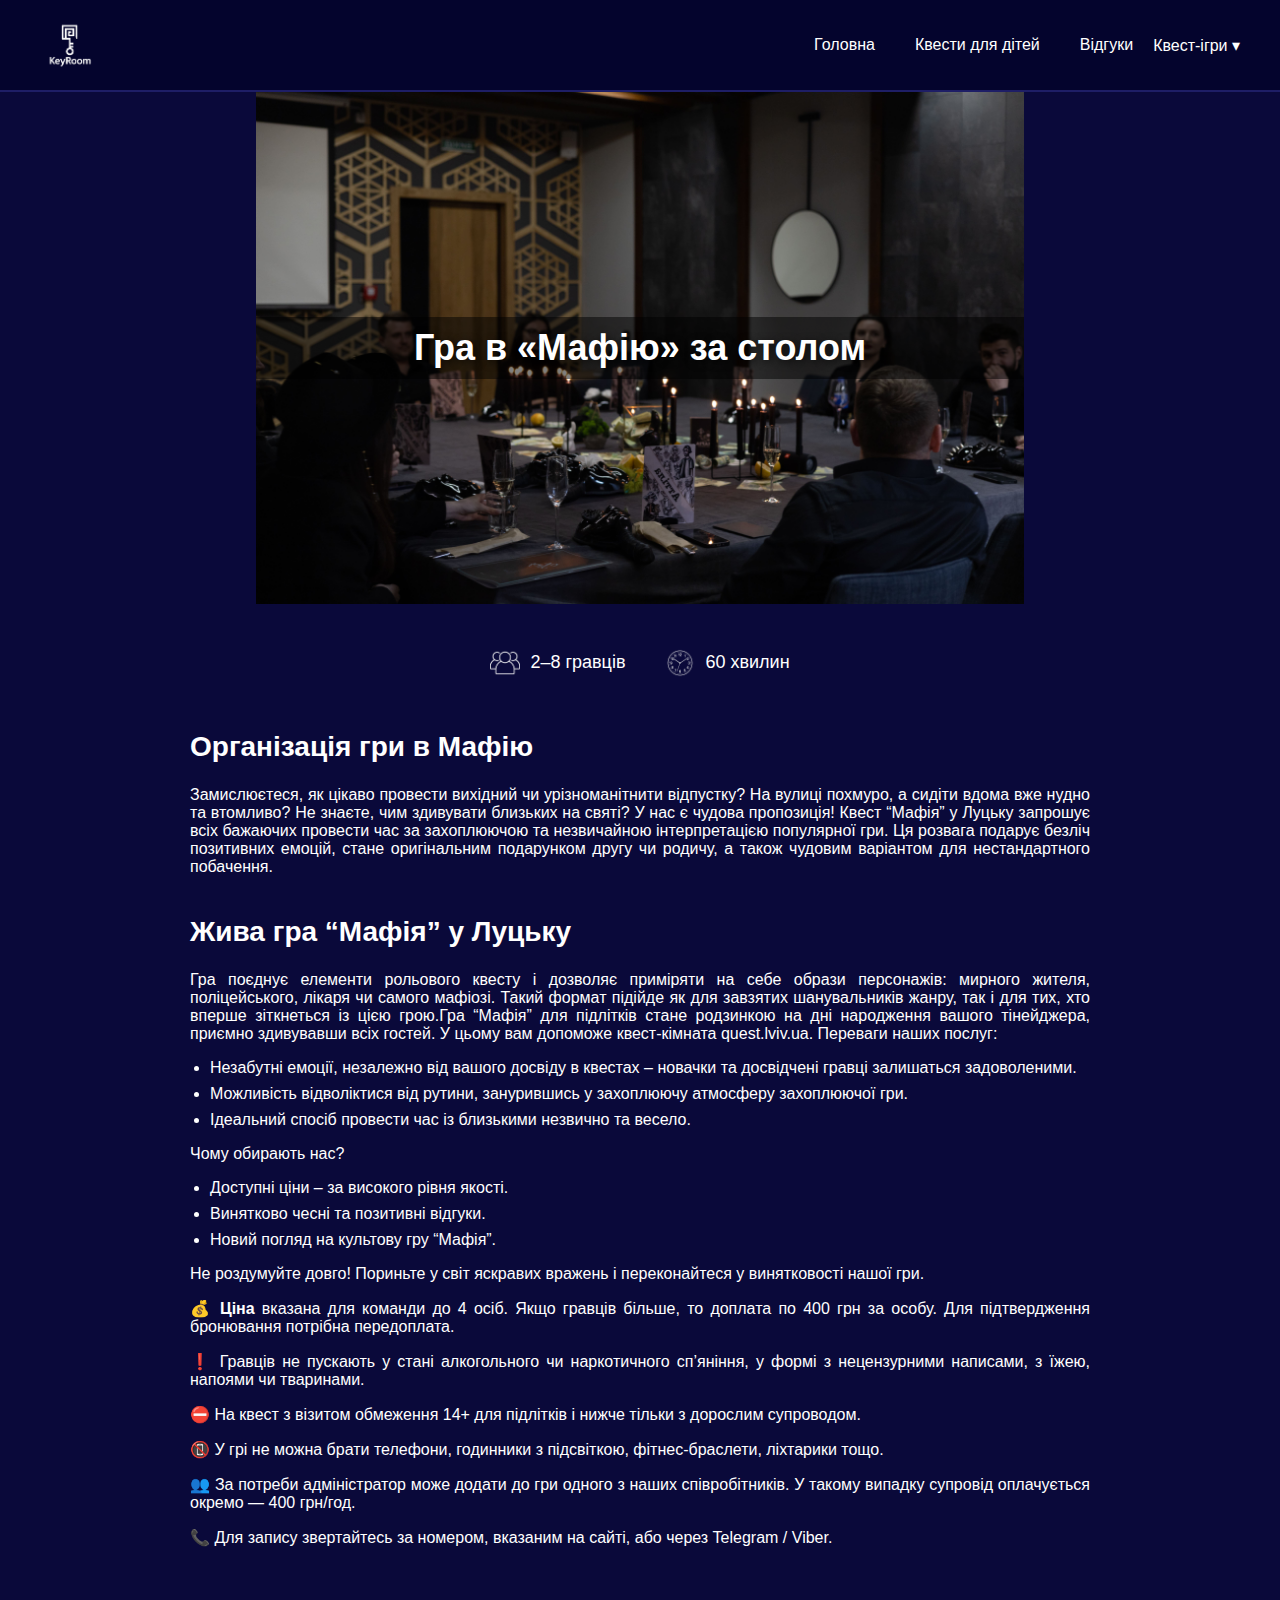
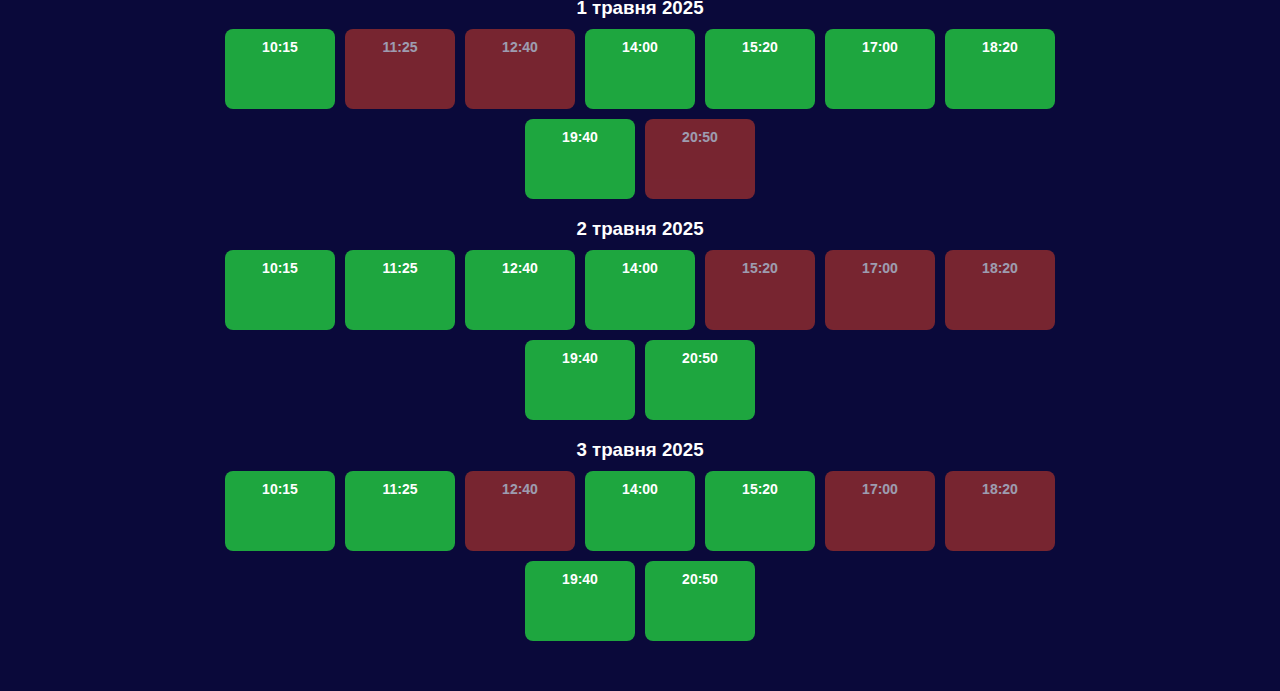
<file: game-mafia.html>
<!DOCTYPE html>
<html lang="uk">
<head>
  <meta charset="UTF-8" />
  <meta name="viewport" content="width=device-width, initial-scale=1.0" />
  <title>Гра в «Мафію» за столом</title>
  <link rel="stylesheet" href="styles.css" />

  <style>
    .banner {
      position: relative;
      width: 60%;
      max-width: 1200px; /* або будь-яка інша максимальна ширина */
      margin: 0 auto; /* це вирівнює банер по центру */
    }
    
    .banner-img {
      width: 100%;
      height: auto;
      display: block;
    }
    
    .banner-title {
      position: absolute;
      top: 50%;
      left: 0;
      right: 0;
      transform: translateY(-50%);
      color: white;
      text-align: center;
      background-color: rgba(0, 0, 0, 0.5); /* Трохи затемнено для кращої читабельності */
      padding: 10px 0;
      width: 100%;
      box-sizing: border-box;
    }
    
    .banner-title h1 {
      margin: 0;
      font-size: 36px;
      display: inline-block;
      padding: 0 20px;
    }
    
    .info-icons {
      display: flex;
      justify-content: center;
      gap: 40px;
      margin: 30px 0;
    }
    
    .info-block {
      display: flex;
      align-items: center;
      gap: 10px;
      color: white;
      font-size: 18px;
    }
    
    .icon {
      width: 30px;
      height: 30px;
    }
    
    .quest-description {
      max-width: 800px;
      margin: 0 auto 40px;
      padding: 0 20px;
      color: white;
    }
    
    .quest-title {
      text-align: justify;
      font-size: 28px;
      margin-bottom: 20px;
    }
    
    .quest-text {
      text-align: justify;
      font-size: 18px;
      line-height: 1.6;
    }
    
    .quest-description {
      max-width: 900px;
      margin: 40px auto;
      padding: 0 20px;
      color: white;
      text-align: justify;
    }
    
    .quest-description h2 {
      text-align: justify;
      font-size: 28px;
      margin-top: 40px;
    }
    
    .quest-description ul {
      padding-left: 20px;
    }
    
    .quest-description ul li {
      margin-bottom: 8px;
    }
    
    .schedule {
      max-width: 900px;
      margin: 50px auto;
      padding: 0 20px;
      color: white;
    }
    
    .schedule h3 {
      margin-bottom: 10px;
    }
    
    .time-slots {
      display: flex;
      flex-wrap: wrap;
      gap: 10px;
      margin-bottom: 30px;
    }
    
    .slot {
      width: 70px;
      height: 60px;
      text-align: center;
      font-weight: bold;
      padding: 8px 0;
      border-radius: 5px;
      text-decoration: none;
      font-size: 14px;
      line-height: 1.2;
      display: flex;
      flex-direction: column;
      justify-content: center;
    }
    
    .slot span {
      font-weight: normal;
      font-size: 13px;
    }
    
    .available {
      background-color: #00c347;
      color: black;
      transition: background-color 0.3s;
    }
    
    .available:hover {
      background-color: #00a03a;
    }
    
    .booked {
      background-color: #c32222;
      color: white;
      cursor: not-allowed;
    }
    
    
        body {
          background-color: #0a093a;
          color: white;
          font-family: Arial, sans-serif;
        }
      
        .slot-day {
          margin-bottom: 30px;
        }
      
        .slot-day h3 {
          margin-bottom: 10px;
          text-align: center;
        }
      
        .slots-container {
          display: flex;
          flex-wrap: wrap;
          gap: 10px;
          justify-content: center;
        }
      
        .slot {
          display: inline-block;
          padding: 10px 15px;
          border-radius: 8px;
          text-decoration: none;
          font-weight: bold;
          text-align: center;
          min-width: 80px;
        }
      
        .free {
          background-color: #1ea63f; /* зелений */
          color: white;
        }
      
        .free:hover {
          background-color: #169333;
        }
      
        .booked {
          background-color: #c0392b; /* червоний */
          color: white;
          pointer-events: none;
          opacity: 0.6;
        }
      </style>
</head>
<body>
  <header class="navbar">
    <img src="img/KeyRoom.jpg" alt="KeyRoom Logo" class="logo-img" />
    <nav>
      <a href="index.html">Головна</a>
      <a href="kids.html">Квести для дітей</a>
      <a href="reviews.html">Відгуки</a>
      <div class="dropdown">
        <span class="dropdown-btn">Квест-ігри ▾</span>
        <div class="dropdown-content">
            <a href="game-squid-kids.html">Гра в кальмара для дітей</a>
            <a href="game-among-us.html">Гра для дітей Among us</a>
            <a href="game-friday13.html">Квест «П’ятниця 13»</a>
            <a href="game-mafia.html">Гра в «Мафію» за столом</a>
            <a href="game-squid.html">Квест «Гра в кальмара»</a>
            <a href="game-lastofus.html">Квест останні з нас</a>
          </div>
      </div>
    </nav>
  </header>

  <main>
    <!-- Банер -->
    <section class="banner">
      <img src="img/mafia.jpg" alt="Гра в «Мафію» за столом" class="banner-img" />
      <div class="banner-title">
        <h1>Гра в «Мафію» за столом</h1>
      </div>
    </section>
  
    <!-- Інформація про гравців і час -->
    <section class="info-icons">
      <div class="info-block">
        <img src="img/people.png" alt="Гравці" class="icon" />
        <p>2–8 гравців</p>
      </div>
      <div class="info-block">
        <img src="img/clock.png" alt="Тривалість" class="icon" />
        <p>60 хвилин</p>
      </div>
    </section>
  
    <!-- Заголовок і опис -->
    <section class="quest-description">
      <h2>Організація гри в Мафію</h2>
      <p>
        Замислюєтеся, як цікаво провести вихідний чи урізноманітнити відпустку? На вулиці похмуро, а сидіти вдома вже нудно та втомливо? Не знаєте, чим здивувати близьких на святі? У нас є чудова пропозиція!

        Квест “Мафія” у Луцьку запрошує всіх бажаючих провести час за захоплюючою та незвичайною інтерпретацією популярної гри. Ця розвага подарує безліч позитивних емоцій, стане оригінальним подарунком другу чи родичу, а також чудовим варіантом для нестандартного побачення.
      </p>

      <h2>Жива гра “Мафія” у Луцьку</h2>
      <p>
        Гра поєднує елементи рольового квесту і дозволяє приміряти на себе образи персонажів: мирного жителя, поліцейського, лікаря чи самого мафіозі.

        Такий формат підійде як для завзятих шанувальників жанру, так і для тих, хто вперше зіткнеться із цією грою.Гра “Мафія” для підлітків стане родзинкою на дні народження вашого тінейджера, приємно здивувавши всіх гостей.

        У цьому вам допоможе квест-кімната quest.lviv.ua.

        Переваги наших послуг:
        <ul>
          <li>Незабутні емоції, незалежно від вашого досвіду в квестах – новачки та досвідчені гравці залишаться задоволеними.</li>
          <li>Можливість відволіктися від рутини, занурившись у захоплюючу атмосферу захоплюючої гри.</li>
          <li>Ідеальний спосіб провести час із близькими незвично та весело.</li>
        </ul>

        Чому обирають нас?
        <ul>
          <li>Доступні ціни – за високого рівня якості.</li>
          <li>Винятково чесні та позитивні відгуки.</li>
          <li>Новий погляд на культову гру “Мафія”.</li>
        </ul>

        Не роздумуйте довго! Пориньте у світ яскравих вражень і переконайтеся у винятковості нашої гри.
      </p>
    
      <p><strong>💰 Ціна</strong> вказана для команди до 4 осіб. Якщо гравців більше, то доплата по 400 грн за особу. Для підтвердження бронювання потрібна передоплата.</p>
      <p>❗ Гравців не пускають у стані алкогольного чи наркотичного сп’яніння, у формі з нецензурними написами, з їжею, напоями чи тваринами.</p>
      <p>⛔ На квест з візитом обмеження 14+ для підлітків і нижче тільки з дорослим супроводом.</p>
      <p>📵 У грі не можна брати телефони, годинники з підсвіткою, фітнес-браслети, ліхтарики тощо.</p>
      <p>👥 За потреби адміністратор може додати до гри одного з наших співробітників. У такому випадку супровід оплачується окремо — 400 грн/год.</p>
      <p>📞 Для запису звертайтесь за номером, вказаним на сайті, або через Telegram / Viber.</p>

      <section class="schedule">
        <div class="slot-day">
          <h3>1 травня 2025</h3>
          <div class="slots-container">
            <a class="slot free" href="booking.html?quest=Гра%20в%20%22мафію%22%20за%20столом&date=01.05.2025&time=10:15">10:15</a>
            <a class="slot booked">11:25</a>
            <a class="slot booked">12:40</a>
            <a class="slot free" href="booking.html?quest=Гра%20в%20%22мафію%22%20за%20столом&date=01.05.2025&time=14:00">14:00</a>
            <a class="slot free" href="booking.html?quest=Гра%20в%20%22мафію%22%20за%20столом&date=01.05.2025&time=15:20">15:20</a>
            <a class="slot free" href="booking.html?quest=Гра%20в%20%22мафію%22%20за%20столом&date=01.05.2025&time=17:00">17:00</a>
            <a class="slot free" href="booking.html?quest=Гра%20в%20%22мафію%22%20за%20столом&date=01.05.2025&time=18:20">18:20</a>
            <a class="slot free" href="booking.html?quest=Гра%20в%20%22мафію%22%20за%20столом&date=01.05.2025&time=19:40">19:40</a>
            <a class="slot booked">20:50</a>
          </div>
  
          <h3>2 травня 2025</h3>
          <div class="slots-container">
            <a class="slot free" href="booking.html?quest=Гра%20в%20%22мафію%22%20за%20столом&date=02.05.2025&time=10:15">10:15</a>
            <a class="slot free" href="booking.html?quest=Гра%20в%20%22мафію%22%20за%20столом&date=02.05.2025&time=11:25">11:25</a>
            <a class="slot free" href="booking.html?quest=Гра%20в%20%22мафію%22%20за%20столом&date=02.05.2025&time=12:40">12:40</a>
            <a class="slot free" href="booking.html?quest=Гра%20в%20%22мафію%22%20за%20столом&date=02.05.2025&time=14:00">14:00</a>
            <a class="slot booked">15:20</a>
            <a class="slot booked">17:00</a>
            <a class="slot booked">18:20</a>
            <a class="slot free" href="booking.html?quest=Гра%20в%20%22мафію%22%20за%20столом&date=02.05.2025&time=19:40">19:40</a>
            <a class="slot free" href="booking.html?quest=Гра%20в%20%22мафію%22%20за%20столом&date=02.05.2025&time=20:50">20:50</a>
          </div>
  
          <h3>3 травня 2025</h3>
          <div class="slots-container">
            <a class="slot free" href="booking.html?quest=Гра%20в%20%22мафію%22%20за%20столом&date=03.05.2025&time=10:15">10:15</a>
            <a class="slot free" href="booking.html?quest=Гра%20в%20%22мафію%22%20за%20столом&date=03.05.2025&time=11:25">11:25</a>
            <a class="slot booked">12:40</a>
            <a class="slot free" href="booking.html?quest=Гра%20в%20%22мафію%22%20за%20столом&date=03.05.2025&time=14:00">14:00</a>
            <a class="slot free" href="booking.html?quest=Гра%20в%20%22мафію%22%20за%20столом&date=03.05.2025&time=15:20">15:20</a>
            <a class="slot booked">17:00</a>
            <a class="slot booked">18:20</a>
            <a class="slot free" href="booking.html?quest=Гра%20в%20%22мафію%22%20за%20столом&date=03.05.2025&time=19:40">19:40</a>
            <a class="slot free" href="booking.html?quest=Гра%20в%20%22мафію%22%20за%20столом&date=03.05.2025&time=20:50">20:50</a>
          </div>
        </div>
      </section>

    </section>
  </main>
</body>
</html>
</file>
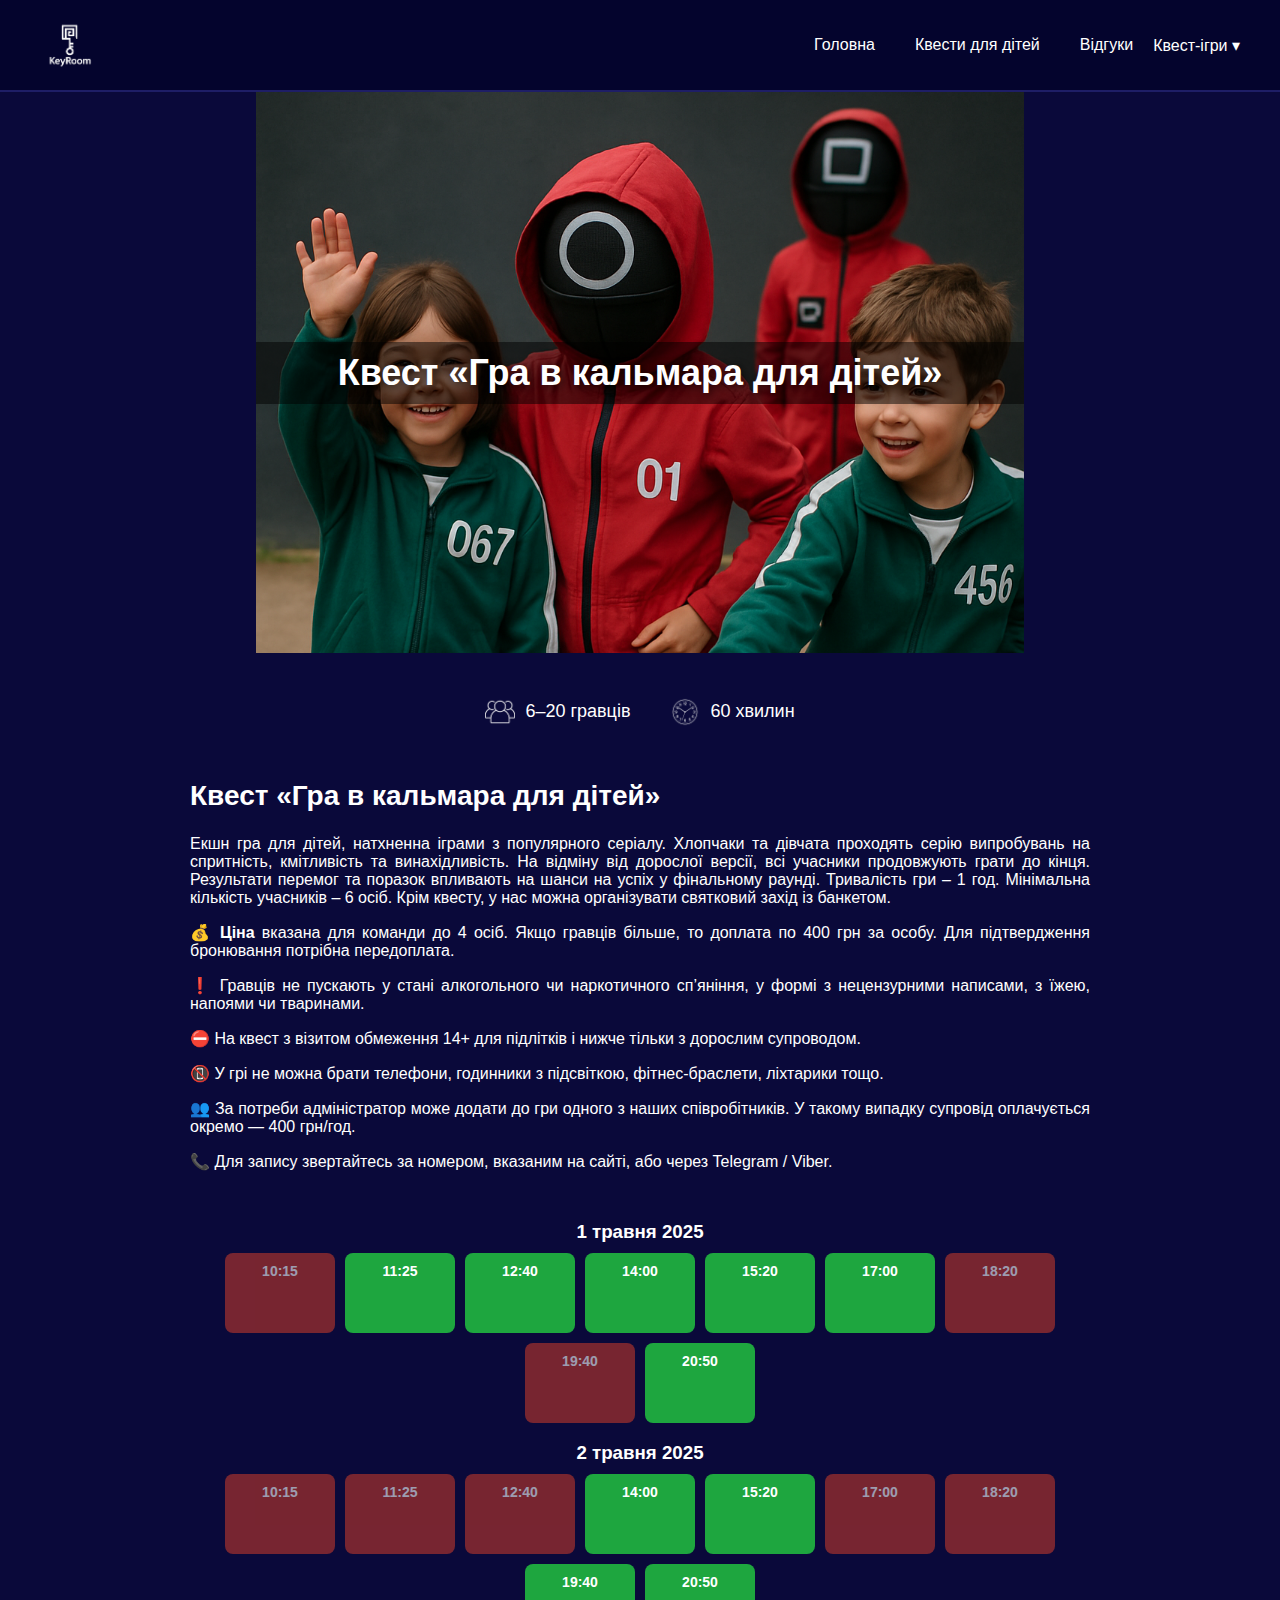
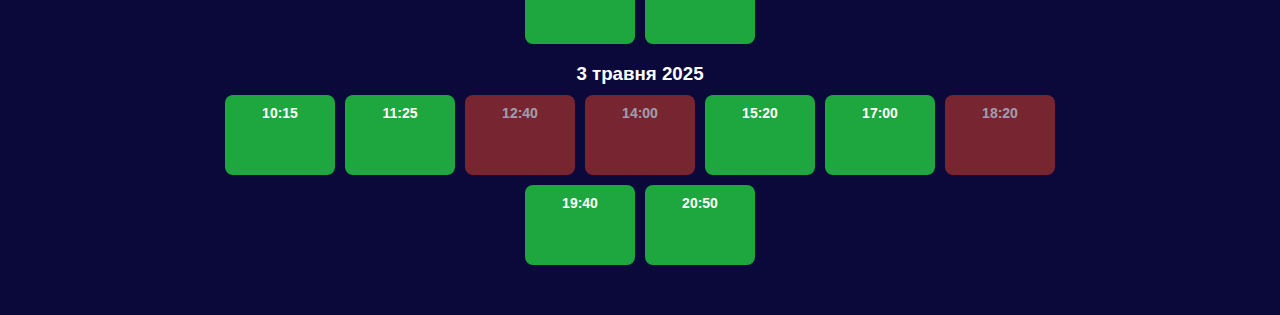
<file: game-squid-kids.html>
<!DOCTYPE html>
<html lang="uk">
<head>
  <meta charset="UTF-8" />
  <meta name="viewport" content="width=device-width, initial-scale=1.0" />
  <title>Гра в кальмара для дітей</title>
  <link rel="stylesheet" href="styles.css" />
  
  <style>
    .banner {
      position: relative;
      width: 60%;
      max-width: 1200px; /* або будь-яка інша максимальна ширина */
      margin: 0 auto; /* це вирівнює банер по центру */
    }
    
    .banner-img {
      width: 100%;
      height: auto;
      display: block;
    }
    
    .banner-title {
      position: absolute;
      top: 50%;
      left: 0;
      right: 0;
      transform: translateY(-50%);
      color: white;
      text-align: center;
      background-color: rgba(0, 0, 0, 0.5); /* Трохи затемнено для кращої читабельності */
      padding: 10px 0;
      width: 100%;
      box-sizing: border-box;
    }
    
    .banner-title h1 {
      margin: 0;
      font-size: 36px;
      display: inline-block;
      padding: 0 20px;
    }
    
    .info-icons {
      display: flex;
      justify-content: center;
      gap: 40px;
      margin: 30px 0;
    }
    
    .info-block {
      display: flex;
      align-items: center;
      gap: 10px;
      color: white;
      font-size: 18px;
    }
    
    .icon {
      width: 30px;
      height: 30px;
    }
    
    .quest-description {
      max-width: 800px;
      margin: 0 auto 40px;
      padding: 0 20px;
      color: white;
    }
    
    .quest-title {
      text-align: justify;
      font-size: 28px;
      margin-bottom: 20px;
    }
    
    .quest-text {
      text-align: justify;
      font-size: 18px;
      line-height: 1.6;
    }
    
    .quest-description {
      max-width: 900px;
      margin: 40px auto;
      padding: 0 20px;
      color: white;
      text-align: justify;
    }
    
    .quest-description h2 {
      text-align: justify;
      font-size: 28px;
      margin-top: 40px;
    }
    
    .quest-description ul {
      padding-left: 20px;
    }
    
    .quest-description ul li {
      margin-bottom: 8px;
    }
    
    .schedule {
      max-width: 900px;
      margin: 50px auto;
      padding: 0 20px;
      color: white;
    }
    
    .schedule h3 {
      margin-bottom: 10px;
    }
    
    .time-slots {
      display: flex;
      flex-wrap: wrap;
      gap: 10px;
      margin-bottom: 30px;
    }
    
    .slot {
      width: 70px;
      height: 60px;
      text-align: center;
      font-weight: bold;
      padding: 8px 0;
      border-radius: 5px;
      text-decoration: none;
      font-size: 14px;
      line-height: 1.2;
      display: flex;
      flex-direction: column;
      justify-content: center;
    }
    
    .slot span {
      font-weight: normal;
      font-size: 13px;
    }
    
    .available {
      background-color: #00c347;
      color: black;
      transition: background-color 0.3s;
    }
    
    .available:hover {
      background-color: #00a03a;
    }
    
    .booked {
      background-color: #c32222;
      color: white;
      cursor: not-allowed;
    }
    
    
        body {
          background-color: #0a093a;
          color: white;
          font-family: Arial, sans-serif;
        }
      
        .slot-day {
          margin-bottom: 30px;
        }
      
        .slot-day h3 {
          margin-bottom: 10px;
          text-align: center;
        }
      
        .slots-container {
          display: flex;
          flex-wrap: wrap;
          gap: 10px;
          justify-content: center;
        }
      
        .slot {
          display: inline-block;
          padding: 10px 15px;
          border-radius: 8px;
          text-decoration: none;
          font-weight: bold;
          text-align: center;
          min-width: 80px;
        }
      
        .free {
          background-color: #1ea63f; /* зелений */
          color: white;
        }
      
        .free:hover {
          background-color: #169333;
        }
      
        .booked {
          background-color: #c0392b; /* червоний */
          color: white;
          pointer-events: none;
          opacity: 0.6;
        }
      </style>
</head>
<body>
  <header class="navbar">
    <img src="img/KeyRoom.jpg" alt="KeyRoom Logo" class="logo-img" />
    <nav>
      <a href="index.html">Головна</a>
      <a href="kids.html">Квести для дітей</a>
      <a href="reviews.html">Відгуки</a>
      <div class="dropdown">
        <span class="dropdown-btn">Квест-ігри ▾</span>
        <div class="dropdown-content">
            <a href="game-squid-kids.html">Гра в кальмара для дітей</a>
            <a href="game-among-us.html">Гра для дітей Among us</a>
            <a href="game-friday13.html">Квест «П’ятниця 13»</a>
            <a href="game-mafia.html">Гра в «Мафію» за столом</a>
            <a href="game-squid.html">Квест «Гра в кальмара»</a>
            <a href="game-lastofus.html">Квест останні з нас</a>
          </div>
      </div>
    </nav>
  </header>

  <main>
    <!-- Банер -->
    <section class="banner">
      <img src="img/squid_kids.jpg" alt="Гра в кальмара для дітей" class="banner-img" />
      <div class="banner-title">
        <h1>Квест «Гра в кальмара для дітей»</h1>
      </div>
    </section>
  
    <!-- Інформація про гравців і час -->
    <section class="info-icons">
      <div class="info-block">
        <img src="img/people.png" alt="Гравці" class="icon" />
        <p>6–20 гравців</p>
      </div>
      <div class="info-block">
        <img src="img/clock.png" alt="Тривалість" class="icon" />
        <p>60 хвилин</p>
      </div>
    </section>
  
    <!-- Заголовок і опис -->
    <section class="quest-description">
      <h2>Квест «Гра в кальмара для дітей»</h2>
      <p>
        Екшн гра для дітей, натхненна іграми з популярного серіалу. Хлопчаки та дівчата проходять серію випробувань на спритність, кмітливість та винахідливість. На відміну від дорослої версії, всі учасники продовжують грати до кінця. Результати перемог та поразок впливають на шанси на успіх у фінальному раунді.

        Тривалість гри – 1 год. Мінімальна кількість учасників – 6 осіб.

        Крім квесту, у нас можна організувати святковий захід із банкетом.
      </p>
    
      <p><strong>💰 Ціна</strong> вказана для команди до 4 осіб. Якщо гравців більше, то доплата по 400 грн за особу. Для підтвердження бронювання потрібна передоплата.</p>
      <p>❗ Гравців не пускають у стані алкогольного чи наркотичного сп’яніння, у формі з нецензурними написами, з їжею, напоями чи тваринами.</p>
      <p>⛔ На квест з візитом обмеження 14+ для підлітків і нижче тільки з дорослим супроводом.</p>
      <p>📵 У грі не можна брати телефони, годинники з підсвіткою, фітнес-браслети, ліхтарики тощо.</p>
      <p>👥 За потреби адміністратор може додати до гри одного з наших співробітників. У такому випадку супровід оплачується окремо — 400 грн/год.</p>
      <p>📞 Для запису звертайтесь за номером, вказаним на сайті, або через Telegram / Viber.</p>
    </section>

    <section class="schedule">
      <div class="slot-day">
        <h3>1 травня 2025</h3>
        <div class="slots-container">
          <a class="slot booked">10:15</a>
          <a class="slot free" href="booking.html?quest=Гра%20в%20кальмара%20для%20дітей&date=01.05.2025&time=11:25">11:25</a>
          <a class="slot free" href="booking.html?quest=Гра%20в%20кальмара%20для%20дітей&date=01.05.2025&time=12:40">12:40</a>
          <a class="slot free" href="booking.html?quest=Гра%20в%20кальмара%20для%20дітей&date=01.05.2025&time=14:00">14:00</a>
          <a class="slot free" href="booking.html?quest=Гра%20в%20кальмара%20для%20дітей&date=01.05.2025&time=15:20">15:20</a>
          <a class="slot free" href="booking.html?quest=Гра%20в%20кальмара%20для%20дітей&date=01.05.2025&time=17:00">17:00</a>
          <a class="slot booked">18:20</a>
          <a class="slot booked">19:40</a>
          <a class="slot free" href="booking.html?quest=Гра%20в%20кальмара%20для%20дітей&date=01.05.2025&time=20:50">20:50</a>
        </div>

        <h3>2 травня 2025</h3>
        <div class="slots-container">
          <a class="slot booked">10:15</a>
          <a class="slot booked">11:25</a>
          <a class="slot booked">12:40</a>
          <a class="slot free" href="booking.html?quest=Гра%20в%20кальмара%20для%20дітей&date=02.05.2025&time=14:00">14:00</a>
          <a class="slot free" href="booking.html?quest=Гра%20в%20кальмара%20для%20дітей&date=02.05.2025&time=15:20">15:20</a>
          <a class="slot booked">17:00</a>
          <a class="slot booked">18:20</a>
          <a class="slot free" href="booking.html?quest=Гра%20в%20кальмара%20для%20дітей&date=02.05.2025&time=19:40">19:40</a>
          <a class="slot free" href="booking.html?quest=Гра%20в%20кальмара%20для%20дітей&date=02.05.2025&time=20:50">20:50</a>
        </div>

        <h3>3 травня 2025</h3>
        <div class="slots-container">
          <a class="slot free" href="booking.html?quest=Гра%20в%20кальмара%20для%20дітей&date=03.05.2025&time=10:15">10:15</a>
          <a class="slot free" href="booking.html?quest=Гра%20в%20кальмара%20для%20дітей&date=03.05.2025&time=11:25">11:25</a>
          <a class="slot booked">12:40</a>
          <a class="slot booked">14:00</a>
          <a class="slot free" href="booking.html?quest=Гра%20в%20кальмара%20для%20дітей&date=03.05.2025&time=15:20">15:20</a>
          <a class="slot free" href="booking.html?quest=Гра%20в%20кальмара%20для%20дітей&date=03.05.2025&time=17:00">17:00</a>
          <a class="slot booked">18:20</a>
          <a class="slot free" href="booking.html?quest=Гра%20в%20кальмара%20для%20дітей&date=03.05.2025&time=19:40">19:40</a>
          <a class="slot free" href="booking.html?quest=Гра%20в%20кальмара%20для%20дітей&date=03.05.2025&time=20:50">20:50</a>
        </div>
      </div>
    </section>
  </main>
</body>
</html>
</file>
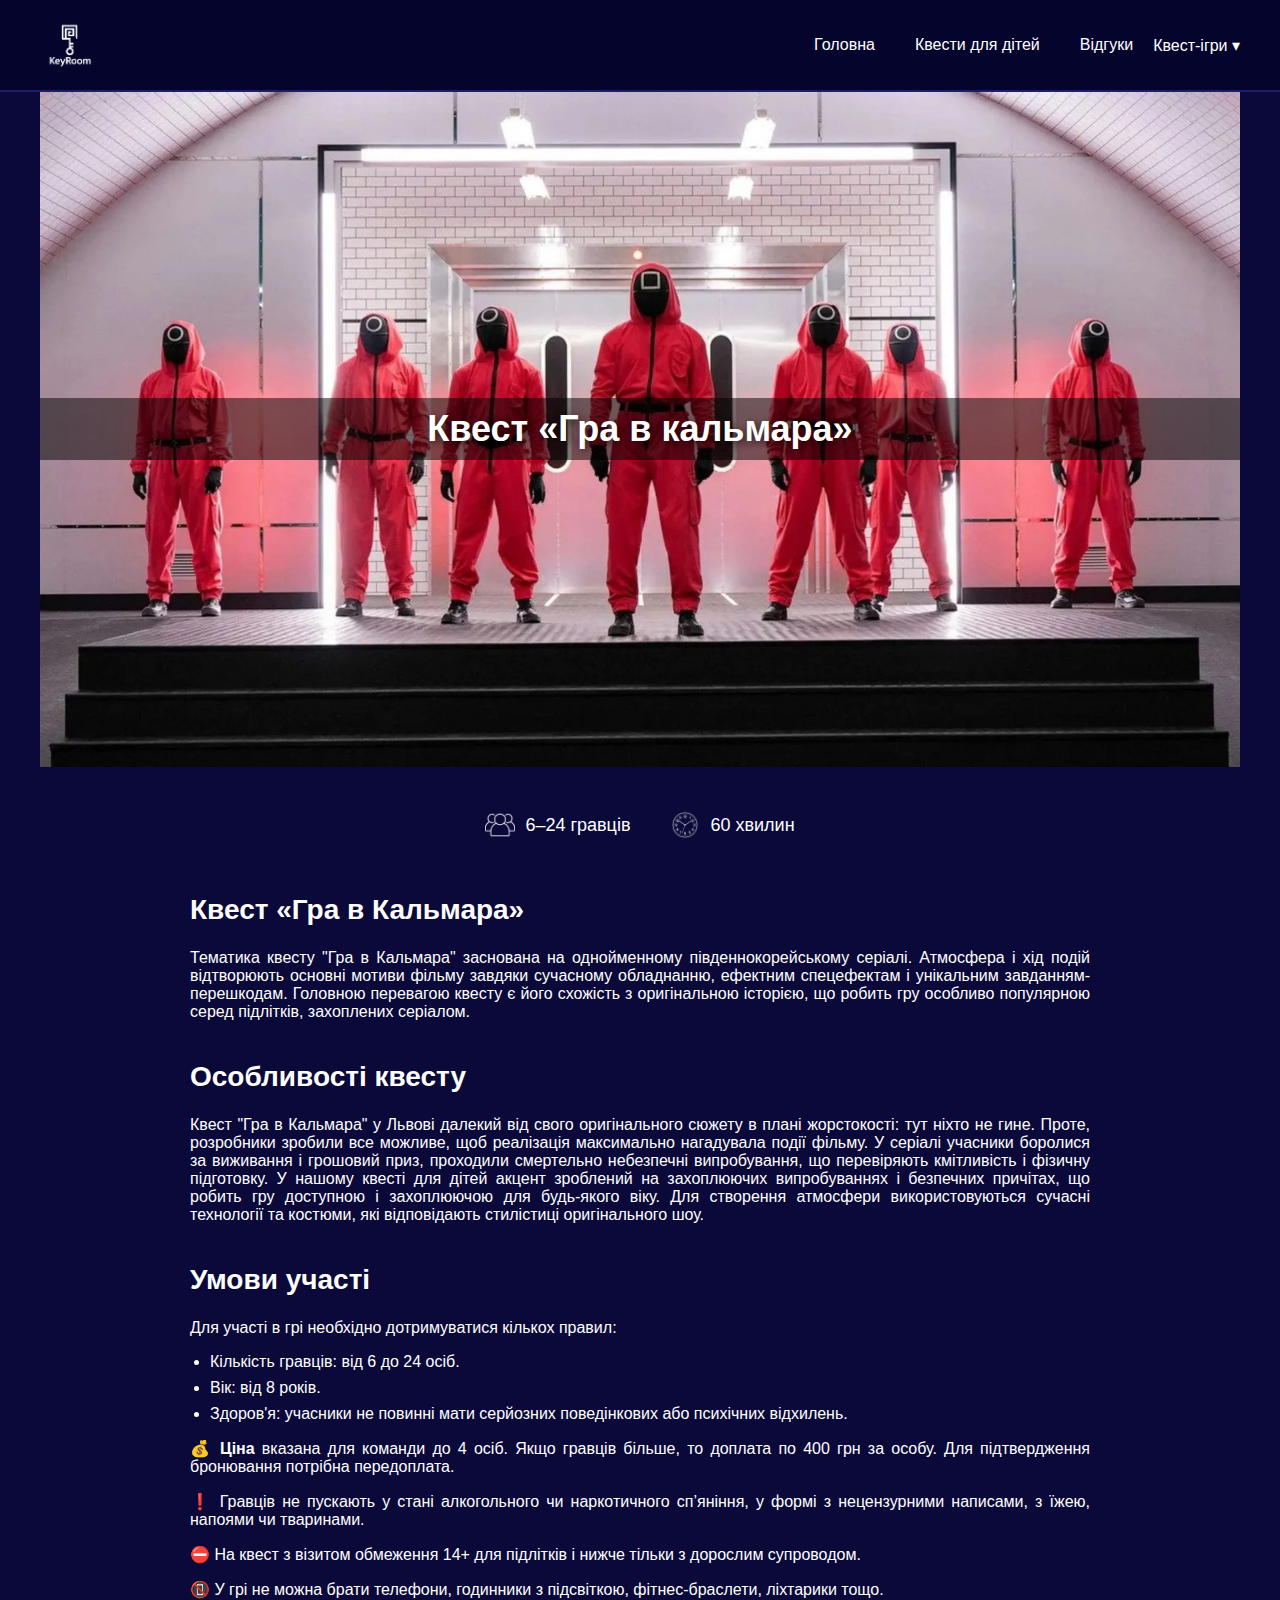
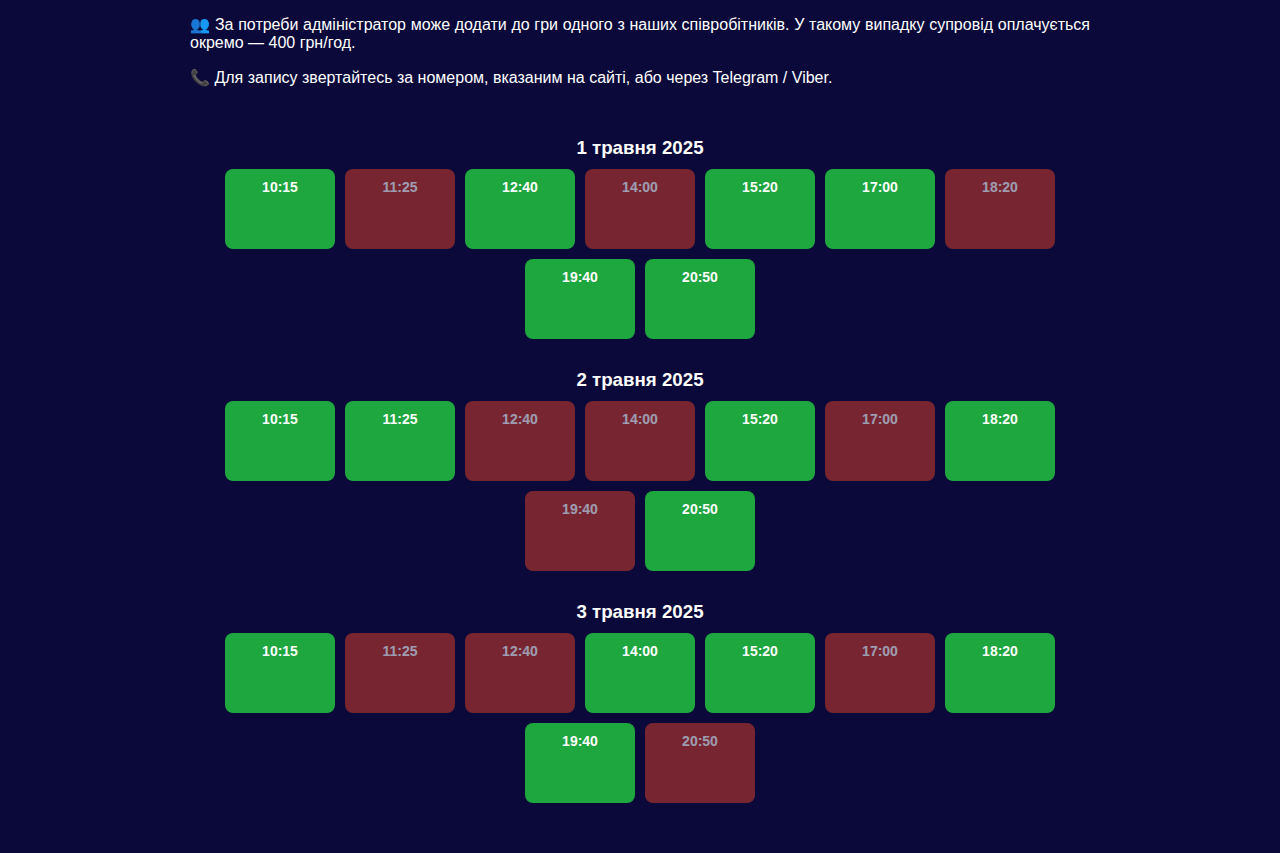
<file: game-squid.html>
<!DOCTYPE html>
<html lang="uk">
<head>
  <meta charset="UTF-8" />
  <meta name="viewport" content="width=device-width, initial-scale=1.0" />
  <title>Квест «Гра в кальмара»</title>
  <link rel="stylesheet" href="styles.css" />
  
  <style>
.squid-banner {
  position: relative;
  width: 100%;
  max-width: 1200px; /* або будь-яка інша максимальна ширина */
  margin: 0 auto; /* це вирівнює банер по центру */
}

.banner-img {
  width: 100%;
  height: auto;
  display: block;
}

.banner-title {
  position: absolute;
  top: 50%;
  left: 0;
  right: 0;
  transform: translateY(-50%);
  color: white;
  text-align: center;
  background-color: rgba(0, 0, 0, 0.5); /* Трохи затемнено для кращої читабельності */
  padding: 10px 0;
  width: 100%;
  box-sizing: border-box;
}

.banner-title h1 {
  margin: 0;
  font-size: 36px;
  display: inline-block;
  padding: 0 20px;
}

.info-icons {
  display: flex;
  justify-content: center;
  gap: 40px;
  margin: 30px 0;
}

.info-block {
  display: flex;
  align-items: center;
  gap: 10px;
  color: white;
  font-size: 18px;
}

.icon {
  width: 30px;
  height: 30px;
}

.quest-description {
  max-width: 800px;
  margin: 0 auto 40px;
  padding: 0 20px;
  color: white;
}

.quest-title {
  text-align: justify;
  font-size: 28px;
  margin-bottom: 20px;
}

.quest-text {
  text-align: justify;
  font-size: 18px;
  line-height: 1.6;
}

.quest-description {
  max-width: 900px;
  margin: 40px auto;
  padding: 0 20px;
  color: white;
  text-align: justify;
}

.quest-description h2 {
  text-align: justify;
  font-size: 28px;
  margin-top: 40px;
}

.quest-description ul {
  padding-left: 20px;
}

.quest-description ul li {
  margin-bottom: 8px;
}

.schedule {
  max-width: 900px;
  margin: 50px auto;
  padding: 0 20px;
  color: white;
}

.schedule h3 {
  margin-bottom: 10px;
}

.time-slots {
  display: flex;
  flex-wrap: wrap;
  gap: 10px;
  margin-bottom: 30px;
}

.slot {
  width: 70px;
  height: 60px;
  text-align: center;
  font-weight: bold;
  padding: 8px 0;
  border-radius: 5px;
  text-decoration: none;
  font-size: 14px;
  line-height: 1.2;
  display: flex;
  flex-direction: column;
  justify-content: center;
}

.slot span {
  font-weight: normal;
  font-size: 13px;
}

.available {
  background-color: #00c347;
  color: black;
  transition: background-color 0.3s;
}

.available:hover {
  background-color: #00a03a;
}

.booked {
  background-color: #c32222;
  color: white;
  cursor: not-allowed;
}


    body {
      background-color: #0a093a;
      color: white;
      font-family: Arial, sans-serif;
    }
  
    .slot-day {
      margin-bottom: 30px;
    }
  
    .slot-day h3 {
      margin-bottom: 10px;
      text-align: center;
    }
  
    .slots-container {
      display: flex;
      flex-wrap: wrap;
      gap: 10px;
      justify-content: center;
    }
  
    .slot {
      display: inline-block;
      padding: 10px 15px;
      border-radius: 8px;
      text-decoration: none;
      font-weight: bold;
      text-align: center;
      min-width: 80px;
    }
  
    .free {
      background-color: #1ea63f; /* зелений */
      color: white;
    }
  
    .free:hover {
      background-color: #169333;
    }
  
    .booked {
      background-color: #c0392b; /* червоний */
      color: white;
      pointer-events: none;
      opacity: 0.6;
    }
  </style>
</head>
<body>
  <header class="navbar">
    <img src="img/KeyRoom.jpg" alt="KeyRoom Logo" class="logo-img" />
    <nav>
      <a href="index.html">Головна</a>
      <a href="kids.html">Квести для дітей</a>
      <a href="reviews.html">Відгуки</a>
      <div class="dropdown">
        <span class="dropdown-btn">Квест-ігри ▾</span>
        <div class="dropdown-content">
            <a href="game-squid-kids.html">Гра в кальмара для дітей</a>
            <a href="game-among-us.html">Гра для дітей Among us</a>
            <a href="game-friday13.html">Квест «П’ятниця 13»</a>
            <a href="game-mafia.html">Гра в «Мафію» за столом</a>
            <a href="game-squid.html">Квест «Гра в кальмара»</a>
            <a href="game-lastofus.html">Квест останні з нас</a>
          </div>
      </div>
    </nav>
  </header>

  <main>
    <!-- Банер -->
    <section class="squid-banner">
      <img src="img/squid_game.jpg" alt="Гра в кальмара банер" class="banner-img" />
      <div class="banner-title">
        <h1>Квест «Гра в кальмара»</h1>
      </div>
    </section>
  
    <!-- Інформація про гравців і час -->
    <section class="info-icons">
      <div class="info-block">
        <img src="img/people.png" alt="Гравці" class="icon" />
        <p>6–24 гравців</p>
      </div>
      <div class="info-block">
        <img src="img/clock.png" alt="Тривалість" class="icon" />
        <p>60 хвилин</p>
      </div>
    </section>
  
    <!-- Заголовок і опис -->
    <section class="quest-description">
      <h2>Квест «Гра в Кальмара»</h2>
      <p>
        Тематика квесту "Гра в Кальмара" заснована на однойменному південнокорейському серіалі. Атмосфера і хід подій
        відтворюють основні мотиви фільму завдяки сучасному обладнанню, ефектним спецефектам і унікальним завданням-перешкодам.
        Головною перевагою квесту є його схожість з оригінальною історією, що робить гру особливо популярною серед підлітків,
        захоплених серіалом.
      </p>
    
      <h2>Особливості квесту</h2>
      <p>
        Квест "Гра в Кальмара" у Львові далекий від свого оригінального сюжету в плані жорстокості: тут ніхто не гине.
        Проте, розробники зробили все можливе, щоб реалізація максимально нагадувала події фільму.
        У серіалі учасники боролися за виживання і грошовий приз, проходили смертельно небезпечні випробування,
        що перевіряють кмітливість і фізичну підготовку. У нашому квесті для дітей акцент зроблений на захоплюючих випробуваннях
        і безпечних причітах, що робить гру доступною і захоплюючою для будь-якого віку.
        Для створення атмосфери використовуються сучасні технології та костюми, які відповідають стилістиці оригінального шоу.
      </p>
    
      <h2>Умови участі</h2>
      <p>
        Для участі в грі необхідно дотримуватися кількох правил:
        <ul>
          <li>Кількість гравців: від 6 до 24 осіб.</li>
          <li>Вік: від 8 років.</li>
          <li>Здоров'я: учасники не повинні мати серйозних поведінкових або психічних відхилень.</li>
        </ul>
      </p>
    
      <p><strong>💰 Ціна</strong> вказана для команди до 4 осіб. Якщо гравців більше, то доплата по 400 грн за особу. Для підтвердження бронювання потрібна передоплата.</p>
      <p>❗ Гравців не пускають у стані алкогольного чи наркотичного сп’яніння, у формі з нецензурними написами, з їжею, напоями чи тваринами.</p>
      <p>⛔ На квест з візитом обмеження 14+ для підлітків і нижче тільки з дорослим супроводом.</p>
      <p>📵 У грі не можна брати телефони, годинники з підсвіткою, фітнес-браслети, ліхтарики тощо.</p>
      <p>👥 За потреби адміністратор може додати до гри одного з наших співробітників. У такому випадку супровід оплачується окремо — 400 грн/год.</p>
      <p>📞 Для запису звертайтесь за номером, вказаним на сайті, або через Telegram / Viber.</p>
    </section>
    

    <section class="schedule">
      <div class="slot-day">
        <h3>1 травня 2025</h3>
        <div class="slots-container">
          <a class="slot free" href="booking.html?quest=%22Гра%20в%20кальмара%22&date=01.05.2025&time=10:15">10:15</a>
          <a class="slot booked">11:25</a>
          <a class="slot free" href="booking.html?quest=%22Гра%20в%20кальмара%22&date=01.05.2025&time=12:40">12:40</a>
          <a class="slot booked">14:00</a>
          <a class="slot free" href="booking.html?quest=%22Гра%20в%20кальмара%22&date=01.05.2025&time=15:20">15:20</a>
          <a class="slot free" href="booking.html?quest=%22Гра%20в%20кальмара%22&date=01.05.2025&time=17:00">17:00</a>
          <a class="slot booked">18:20</a>
          <a class="slot free" href="booking.html?quest=%22Гра%20в%20кальмара%22&date=01.05.2025&time=19:40">19:40</a>
          <a class="slot free" href="booking.html?quest=%22Гра%20в%20кальмара%22&date=01.05.2025&time=20:50">20:50</a>
        </div>
      </div>
      
      <div class="slot-day">
        <h3>2 травня 2025</h3>
        <div class="slots-container">
          <a class="slot free" href="booking.html?quest=%22Гра%20в%20кальмара%22&date=02.05.2025&time=10:15">10:15</a>
          <a class="slot free" href="booking.html?quest=%22Гра%20в%20кальмара%22&date=02.05.2025&time=11:25">11:25</a>
          <a class="slot booked">12:40</a>
          <a class="slot booked">14:00</a>
          <a class="slot free" href="booking.html?quest=%22Гра%20в%20кальмара%22&date=02.05.2025&time=15:20">15:20</a>
          <a class="slot booked">17:00</a>
          <a class="slot free" href="booking.html?quest=%22Гра%20в%20кальмара%22&date=02.05.2025&time=18:20">18:20</a>
          <a class="slot booked">19:40</a>
          <a class="slot free" href="booking.html?quest=%22Гра%20в%20кальмара%22&date=02.05.2025&time=20:50">20:50</a>
        </div>
      </div>

      <div class="slot-day">
        <h3>3 травня 2025</h3>
        <div class="slots-container">
          <a class="slot free" href="booking.html?quest=%22Гра%20в%20кальмара%22&date=03.05.2025&time=10:15">10:15</a>
          <a class="slot booked">11:25</a>
          <a class="slot booked">12:40</a>
          <a class="slot free" href="booking.html?quest=%22Гра%20в%20кальмара%22&date=03.05.2025&time=14:00">14:00</a>
          <a class="slot free" href="booking.html?quest=Гра%20в%20кальмара&date=03.05.2025&time=15:20">15:20</a>
          <a class="slot booked">17:00</a>
          <a class="slot free" href="booking.html?quest=%22Гра%20в%20кальмара%22&date=03.05.2025&time=18:20">18:20</a>
          <a class="slot free" href="booking.html?quest=%22Гра%20в%20кальмара%22&date=03.05.2025&time=19:40">19:40</a>
          <a class="slot booked">20:50</a>
        </div>
      </div>
    </section>
    
  </main>
  
</body>
</html>
</file>
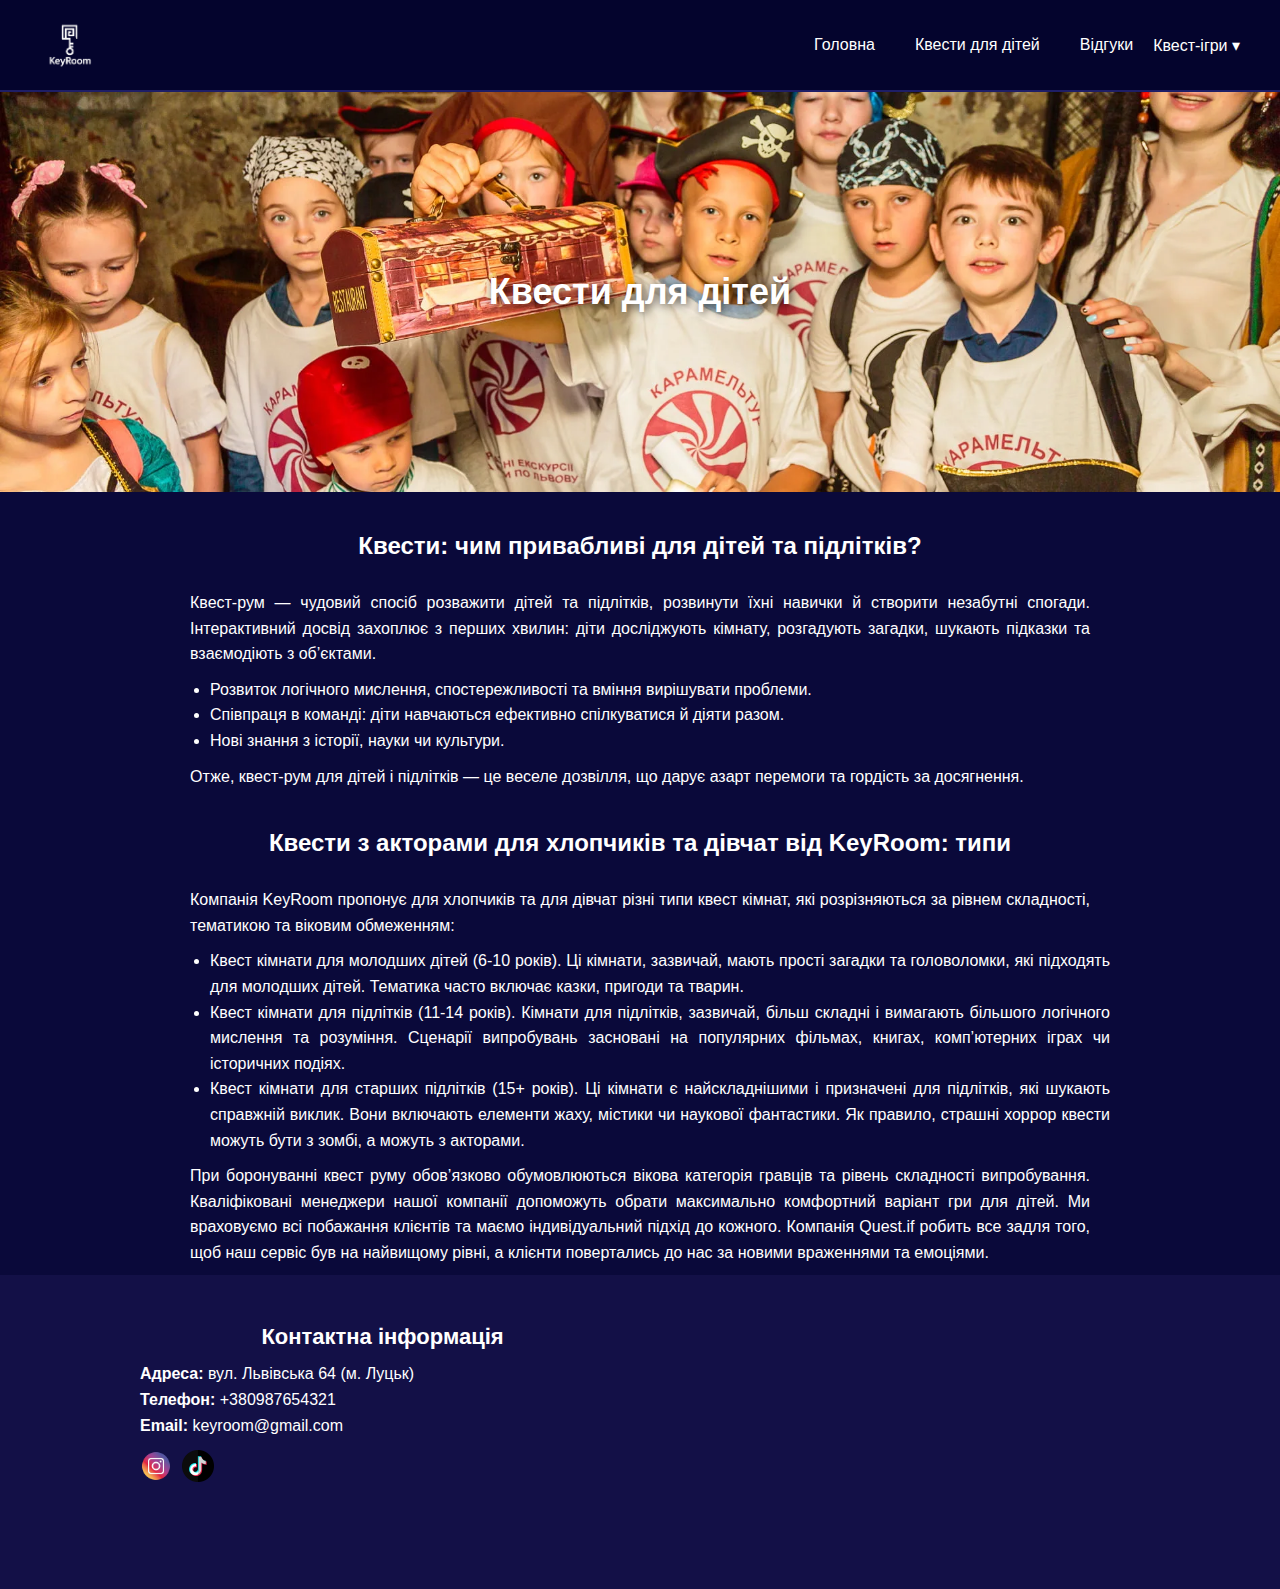
<file: kids.html>
<!DOCTYPE html>
<html lang="uk">
<head>
  <meta charset="UTF-8" />
  <meta name="viewport" content="width=device-width, initial-scale=1.0" />
  <title>Квести для дітей</title>
  <link rel="stylesheet" href="styles.css" />
</head>
<body>
  <header class="navbar">
    <img src="img/KeyRoom.jpg" alt="KeyRoom Logo" class="logo-img" />
    <nav>
      <a href="index.html">Головна</a>
      <a href="kids.html">Квести для дітей</a>
      <a href="reviews.html">Відгуки</a>
      <div class="dropdown">
        <span class="dropdown-btn">Квест-ігри ▾</span>
        <div class="dropdown-content">
            <a href="game-squid-kids.html">Гра в кальмара для дітей</a>
            <a href="game-among-us.html">Гра для дітей Among us</a>
            <a href="game-friday13.html">Квест «П’ятниця 13»</a>
            <a href="game-mafia.html">Гра в «Мафію» за столом</a>
            <a href="game-squid.html">Квест «Гра в кальмара»</a>
            <a href="game-lastofus.html">Квест останні з нас</a>
          </div>
      </div>
    </nav>
  </header>

  <main>
    <section class="kids-banner">
      <div class="banner-title">Квести для дітей</div>
    </section>
  </main>

  <h2 class="section-title">Квести: чим привабливі для дітей та підлітків?</h2>
<p class="section-text">
    Квест-рум — чудовий спосіб розважити дітей та підлітків, розвинути їхні навички й створити незабутні спогади. Інтерактивний досвід захоплює з перших хвилин: діти досліджують кімнату, розгадують загадки, шукають підказки та взаємодіють з об’єктами.
</p>
<ul class="section-text">
  <li>Розвиток логічного мислення, спостережливості та вміння вирішувати проблеми.</li>
  <li>Співпраця в команді: діти навчаються ефективно спілкуватися й діяти разом.</li>
  <li>Нові знання з історії, науки чи культури.</li>
</ul>
<p class="section-text">
    Отже, квест-рум для дітей і підлітків — це веселе дозвілля, що дарує азарт перемоги та гордість за досягнення.
</p>

  <h2 class="section-title">Квести з акторами для хлопчиків та дівчат від KeyRoom: типи</h2>
  <p class="section-text">
    Компанія KeyRoom пропонує для хлопчиків та для дівчат різні типи квест кімнат, які розрізняються за рівнем складності, тематикою та віковим обмеженням:
  </p>
  <ul class="section-text">
    <li>Квест кімнати для молодших дітей (6-10 років). Ці кімнати, зазвичай, мають прості загадки та головоломки, які підходять для молодших дітей. Тематика часто включає казки, пригоди та тварин.</li>
    <li>Квест кімнати для підлітків (11-14 років). Кімнати для підлітків, зазвичай, більш складні і вимагають більшого логічного мислення та розуміння. Сценарії випробувань засновані на популярних фільмах, книгах, комп’ютерних іграх чи історичних подіях.</li>
    <li>Квест кімнати для старших підлітків (15+ років). Ці кімнати є найскладнішими і призначені для підлітків, які шукають справжній виклик. Вони включають елементи жаху, містики чи наукової фантастики. Як правило, страшні хоррор квести можуть бути з зомбі, а можуть з акторами.</li>
  </ul>
  <p class="section-text">
    При боронуванні квест руму обов’язково обумовлюються вікова категорія гравців та рівень складності випробування. Кваліфіковані менеджери нашої компанії допоможуть обрати максимально комфортний варіант гри для дітей. Ми враховуємо всі побажання клієнтів та маємо індивідуальний підхід до кожного. Компанія Quest.if робить все задля того, щоб наш сервіс був на найвищому рівні, а клієнти повертались до нас за новими враженнями та емоціями.
  </p>

  <footer class="contact-section">
    <div class="contact-container">
      <div class="contact-info">
        <h2>Контактна інформація</h2>
        <p><strong>Адреса:</strong> вул. Львівська 64 (м. Луцьк)</p>
        <p><strong>Телефон:</strong> <a href="tel:+380987654321">+380987654321</a></p>
        <p><strong>Email:</strong> <a href="mailto:keyroom@gmail.com">keyroom@gmail.com</a></p>
        <div class="social-icons">
          <a href="https://www.instagram.com/explore/" target="_blank">
            <img src="img/instagram.jpg" alt="Instagram">
          </a>
          <a href="https://www.tiktok.com/foryou" target="_blank">
            <img src="img/tik-tok.png" alt="TikTok">
          </a>
        </div>
      </div>
      <div class="contact-map">
        <iframe
          src="https://www.google.com/maps?q=вул.+Львівська+64,+Луцьк&output=embed"
          width="100%"
          height="250"
          style="border:0;"
          allowfullscreen=""
          loading="lazy"
        ></iframe>
      </div>
    </div>
  </footer>
</body>
</html>
</file>
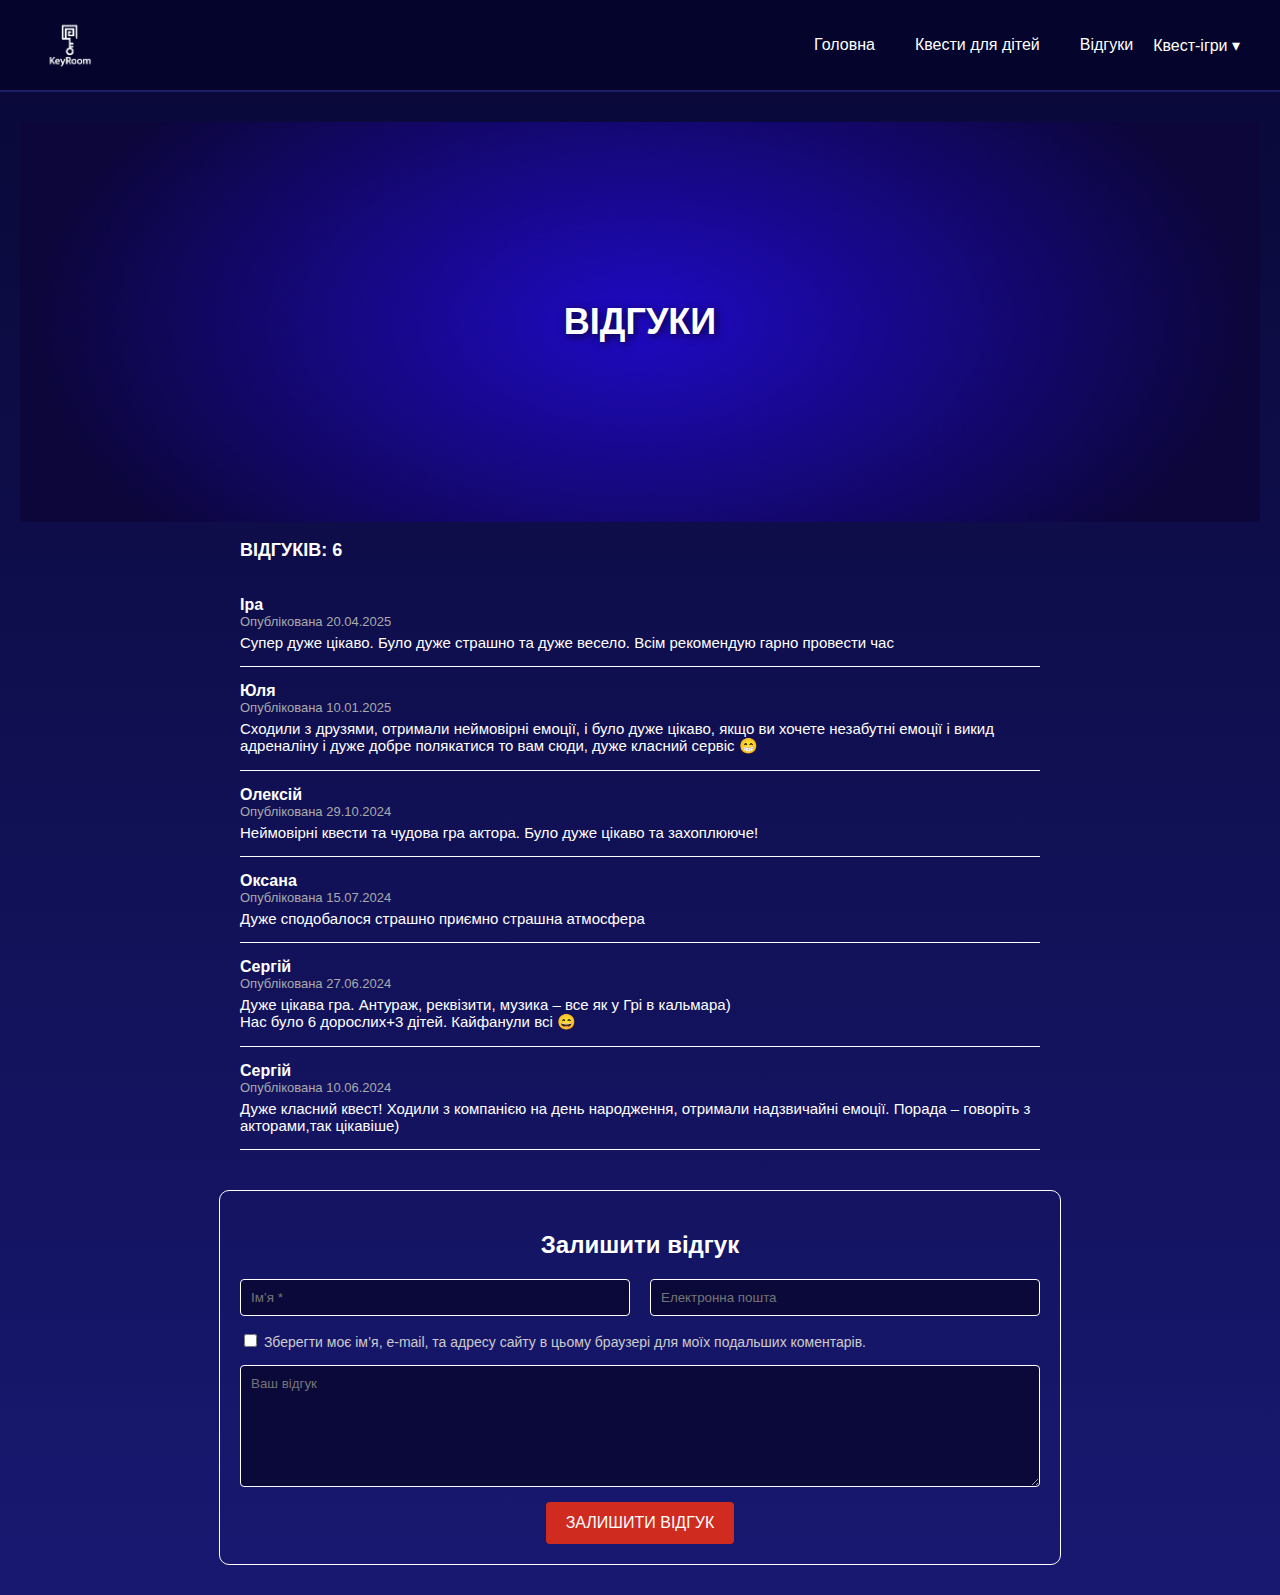
<file: reviews.html>
<!DOCTYPE html>
<html lang="uk">
<head>
  <meta charset="UTF-8" />
  <meta name="viewport" content="width=device-width, initial-scale=1.0" />
  <title>Відгуки</title>
  <link rel="stylesheet" href="styles.css" />
</head>
<body>
  <header class="navbar">
    <img src="img/KeyRoom.jpg" alt="KeyRoom Logo" class="logo-img" />
    <nav>
      <a href="index.html">Головна</a>
      <a href="kids.html">Квести для дітей</a>
      <a href="reviews.html">Відгуки</a>
      <div class="dropdown">
        <span class="dropdown-btn">Квест-ігри ▾</span>
        <div class="dropdown-content">
          <a href="game-squid-kids.html">Гра в кальмара для дітей</a>
          <a href="game-among-us.html">Гра для дітей Among us</a>
          <a href="game-friday13.html">Квест «П’ятниця 13»</a>
          <a href="game-mafia.html">Гра в «Мафію» за столом</a>
          <a href="game-squid.html">Квест «Гра в кальмара»</a>
          <a href="game-lastofus.html">Квест останні з нас</a>
        </div>
      </div>
    </nav>
  </header>

  <main class="reviews-main">
    <div class="reviews-banner">
      <h1 class="banner-title">ВІДГУКИ</h1>
    </div>
    

    <section class="reviews-section">
      <p class="review-count">ВІДГУКІВ: 6</p>

      <div class="review">
        <strong>Іра</strong><br />
        <small>Опублікована 20.04.2025</small>
        <p>Супер дуже цікаво. Було дуже страшно та дуже весело. Всім рекомендую гарно провести час</p>
      </div>

      <div class="review">
        <strong>Юля</strong><br />
        <small>Опублікована 10.01.2025</small>
        <p>Сходили з друзями, отримали неймовірні емоції, і було дуже цікаво, якщо ви хочете незабутні емоції і викид адреналіну і дуже добре полякатися то вам сюди, дуже класний сервіс 😁</p>
      </div>

      <div class="review">
        <strong>Олексій</strong><br />
        <small>Опублікована 29.10.2024</small>
        <p>Неймовірні квести та чудова гра актора. Було дуже цікаво та захоплююче!</p>
      </div>

      <div class="review">
        <strong>Оксана</strong><br />
        <small>Опублікована 15.07.2024</small>
        <p>Дуже сподобалося страшно приємно страшна атмосфера</p>
      </div>

      <div class="review">
        <strong>Сергій</strong><br />
        <small>Опублікована 27.06.2024</small>
        <p>Дуже цікава гра. Антураж, реквізити, музика – все як у Грі в кальмара)<br />Нас було 6 дорослих+3 дітей. Кайфанули всі 😄</p>
      </div>

      <div class="review">
        <strong>Сергій</strong><br />
        <small>Опублікована 10.06.2024</small>
        <p>Дуже класний квест! Ходили з компанією на день народження, отримали надзвичайні емоції. Порада – говоріть з акторами,так цікавіше)</p>
      </div>
    </section>

    <section class="review-form">
      <h2>Залишити відгук</h2>
      <form>
        <div class="form-group">
          <input type="text" placeholder="Ім’я *" required />
          <input type="email" placeholder="Електронна пошта" />
        </div>
        <div class="form-group checkbox">
          <label>
            <input type="checkbox" />
            Зберегти моє ім’я, e-mail, та адресу сайту в цьому браузері для моїх подальших коментарів.
          </label>
        </div>
        <div class="form-group">
          <textarea placeholder="Ваш відгук" rows="5" required></textarea>
        </div>
        <button type="submit" class="submit-button">ЗАЛИШИТИ ВІДГУК</button>
      </form>
    </section>

    <script>
  const form = document.querySelector("form");
  const nameInput = form.querySelector('input[type="text"]');
  const emailInput = form.querySelector('input[type="email"]');
  const messageInput = form.querySelector("textarea");
  const reviewsSection = document.querySelector(".reviews-section");
  const reviewCount = document.querySelector(".review-count");

  // Відображення збережених відгуків з localStorage
  window.addEventListener("DOMContentLoaded", () => {
    const savedReviews = JSON.parse(localStorage.getItem("reviews") || "[]");
    savedReviews.forEach(addReviewToDOM);
    updateReviewCount(savedReviews.length + 6); // +6 — бо вже є 6 фіксованих
  });

  // Обробка форми
  form.addEventListener("submit", function (e) {
    e.preventDefault();

    const name = nameInput.value.trim();
    const message = messageInput.value.trim();

    if (!name || !message) return;

    const newReview = {
      name,
      date: new Date().toLocaleDateString("uk-UA"),
      message
    };

    // Додати на сторінку
    addReviewToDOM(newReview);

    // Зберегти в localStorage
    const saved = JSON.parse(localStorage.getItem("reviews") || "[]");
    saved.unshift(newReview);
    localStorage.setItem("reviews", JSON.stringify(saved));

    // Оновити лічильник
    updateReviewCount(saved.length + 6);

    // Очистити форму
    form.reset();
  });

  function addReviewToDOM({ name, date, message }) {
  const div = document.createElement("div");
  div.className = "review";
  div.innerHTML = `<strong>${name}</strong><br />
    <small>Опублікована ${date}</small>
    <p>${message}</p>`;

  // Додаємо ВИЩЕ за всі інші
  const countElement = document.querySelector(".review-count");
  reviewsSection.insertBefore(div, countElement.nextSibling);
}


  function updateReviewCount(total) {
    reviewCount.textContent = `ВІДГУКІВ: ${total}`;
  }
</script>

  </main>
</body>
</html>
</file>
<file: styles.css>
/* === ГОЛОВНА СТОРІНКА === */
body {
    margin: 0;
    font-family: 'Arial', sans-serif;
    background-color: #0a093a;
    color: white;
  }
  
  .navbar {
    background-color: #04042d;
    display: flex;
    justify-content: space-between;
    align-items: center;
    padding: 15px 40px;
    border-bottom: 2px solid #1e1e66;
  }
  
  .logo-img {
    height: 60px;
    object-fit: contain;
  }
  
  nav {
    display: flex;
    align-items: center;
    gap: 20px;
  }
  
  /* Випадаюче меню */
  .dropdown {
    position: relative;
  }
  
  .dropdown-btn {
    color: white;
    cursor: pointer;
    font-size: 16px;
  }
  
  .dropdown-content {
  display: none;
  position: absolute;
  background-color: #1e1e66;
  min-width: 220px; /* збільшили */
  z-index: 1000;
  border: 1px solid #444;
  padding: 5px 0;
  top: 100%;
  right: 0; /* Вирівнюємо по правому краю */
  left: auto;
  white-space: normal; /* дозволяє переносити рядки */
  overflow: auto; /* прокрутка, якщо не влізе */
  max-height: 300px;
}

  
  .dropdown-content a {
    display: block;
    padding: 8px 16px;
    color: white;
    text-decoration: none;
    font-size: 14px;
  }
  
  .dropdown-content a:hover {
    background-color: #292973;
  }
  
  .dropdown:hover .dropdown-content {
    display: block;
  }
  
  
  .navbar nav a {
    color: white;
    text-decoration: none;
    margin-left: 20px;
    font-size: 16px;
  }
  
  .section-title {
    text-align: center;
    margin: 30px 0;
    font-size: 32px;
  }
  
  .quest-grid {
    display: grid;
    grid-template-columns: repeat(3, 1fr);
    gap: 20px;
    padding: 0 40px 40px;
  }
  
  a.quest-card {
    text-decoration: none;
    color: inherit;
    display: block;
  }
  
  .quest-img {
    width: 100%;
    height: 300px;
    background-size: cover;
    background-position: center;
    position: relative;
    border-radius: 10px;
    overflow: hidden;
    box-shadow: 0 4px 10px rgba(0,0,0,0.3);
  }
  
  .quest-info {
    position: absolute;
    top: 10px;
    left: 10px;
    display: flex;
    gap: 10px;
    align-items: center;
    background-color: rgba(0,0,0,0.6);
    padding: 4px 8px;
    border-radius: 6px;
  }
  
  .quest-info .icon {
    width: 18px;
    height: 18px;
  }
  
  .quest-title {
    position: absolute;
    bottom: 0;
    left: 0;
    width: 100%;
    background: rgba(0,0,0,0.6);
    color: white;
    text-align: center;
    padding: 10px;
    font-size: 18px;
    font-weight: bold;
  }

  /* --- Адаптація квест-сітки --- */
@media (max-width: 992px) {
  .quest-grid {
    grid-template-columns: repeat(2, 1fr);
    padding: 0 20px 40px;
  }
}

@media (max-width: 600px) {
  .quest-grid {
    grid-template-columns: 1fr;
    padding: 0 10px 30px;
  }
}

  .price-table-container {
    max-width: 1000px;
    margin: 0 auto;
    padding: 20px;
  }
  
  .price-table {
    width: 100%;
    border-collapse: collapse;
    font-size: 16px;
    box-shadow: 0 0 10px rgba(0, 0, 0, 0.15);
  }
  
  .price-table thead {
    background-color: #133d8d;
    color: white;
  }
  
  .price-table tbody tr:nth-child(even) {
    background-color: #e3ecfa; /* світлий синьо-блакитний */
    color: #133d8d; /* темно-синій текст */
  }
  
  .price-table tbody tr:nth-child(odd) {
    background-color: white;
    color: #133d8d;
  }
  
  .price-table th,
  .price-table td {
    padding: 12px 15px;
    text-align: center;
    border: 1px solid #ccc;
  }
  
  .info-section {
    max-width: 900px;
    margin: 40px auto;
    padding: 20px;
    background-color: #f4f7fb;
    border-radius: 10px;
    box-shadow: 0 0 10px rgba(0,0,0,0.1);
    color: #133d8d;
  }
  
  .section-title {
    text-align: center;
    color: #ffffff;
    margin-top: 40px;
    font-size: 24px;
  }
  
  .section-text {
    max-width: 900px;
    margin: 10px auto;
    text-align: justify;
    font-size: 16px;
    color: #ffffff;
    line-height: 1.6;
  }
  
  .section-text ul {
    padding-left: 20px;
  }
  
  .contact-section {
    background-color: #131047; /* той самий темний фон, що й body */
    padding: 30px 20px;
    color: white; /* або залиш #ffffff */
  }
  
  
  .contact-container {
    display: flex;
    flex-wrap: wrap;
    max-width: 1000px;
    margin: 0 auto;
    gap: 30px;
    justify-content: space-between;
  }
  
  .contact-info {
    flex: 1 1 300px;
  }
  
  .contact-info h2 {
    font-size: 22px;
    margin-bottom: 15px;
    text-align: center;
  }
  
  .contact-info p {
    margin: 8px 0;
    font-size: 16px;
  }
  
  .contact-info a {
    color: #ffffff;
    text-decoration: none;
    white-space: nowrap;
  }
  
  
  .social-icons {
    margin-top: 15px;
    display: flex;
    gap: 10px;
  }
  
  .social-icons img {
    width: 32px;
    height: 32px;
    transition: transform 0.2s;
  }
  
  .social-icons img:hover {
    transform: scale(1.1);
  }
  
  .contact-map {
    flex: 1 1 300px;
  }
  

  /* === СТОРІНКА ВІДГУКИ === */
  .kids-banner {
    background-image: url('img/2B4A7821.jpg');
    background-size: cover;
    background-position: center;
    height: 400px;
    display: flex;
    align-items: center;
    justify-content: center;
    position: relative;
  }
  
  .banner-title {
    font-size: 36px;
    color: white;
    text-shadow: 2px 2px 8px rgba(0, 0, 0, 0.7);
    font-weight: bold;
    text-align: center;
  }
  
  /* === СТОРІНКА ВІДГУКИ === */
.reviews-main {
  padding: 30px 20px;
  background: linear-gradient(to bottom, #0a093a, #181871);
  color: white;
}

.reviews-section {
  max-width: 800px;
  margin: 0 auto;
}

.review-count {
  font-weight: bold;
  font-size: 18px;
  margin-bottom: 20px;
}

.review {
  border-bottom: 1px solid white; /* чітка біла лінія між відгуками */
  padding: 15px 0;
}

.review strong {
  font-size: 16px;
}

.review small {
  display: block;
  font-size: 13px;
  color: #aaa;
  margin-bottom: 5px;
}

.review p {
  margin: 0;
  font-size: 15px;
}

/* ФОРМА ВІДГУКУ */
.review-form {
  max-width: 800px;
  margin: 40px auto 0;
  background-color: transparent;
  padding: 20px;
  border: 1px solid white; /* рамка навколо всієї форми */
  border-radius: 10px;
}

.review-form h2 {
  text-align: center;
  margin-bottom: 20px;
  font-size: 24px;
}

.form-group {
  display: flex;
  gap: 20px;
  margin-bottom: 15px;
  flex-wrap: wrap;
}

.form-group input[type="text"],
.form-group input[type="email"],
.form-group textarea {
  flex: 1;
  padding: 10px;
  border: 1px solid white;
  border-radius: 4px;
  background-color: #0a093a; /* колір фону сайту */
  color: white;
  width: 100%;
  font-family: inherit;
}

.form-group textarea {
  resize: vertical;
  min-height: 100px;
}

.form-group.checkbox {
  font-size: 14px;
  display: flex;
  align-items: center;
  gap: 10px;
  color: #ccc;
}

.submit-button {
  background-color: #d02b1f;
  color: white;
  border: none;
  padding: 12px 20px;
  font-size: 16px;
  cursor: pointer;
  display: block;
  margin: 0 auto;
  border-radius: 4px;
  transition: background-color 0.3s;
}

.submit-button:hover {
  background-color: #b32217;
}

.reviews-banner {
  background-image: url('img/reviews-banner.png');
  background-size: cover;
  background-position: center;
  height: 400px;
  display: flex;
  align-items: center;
  justify-content: center;
}

.banner-title {
  font-size: 36px;
  color: white;
  text-shadow: 2px 2px 8px rgba(0, 0, 0, 0.7);
  font-weight: bold;
  text-align: center;
}
</file>
